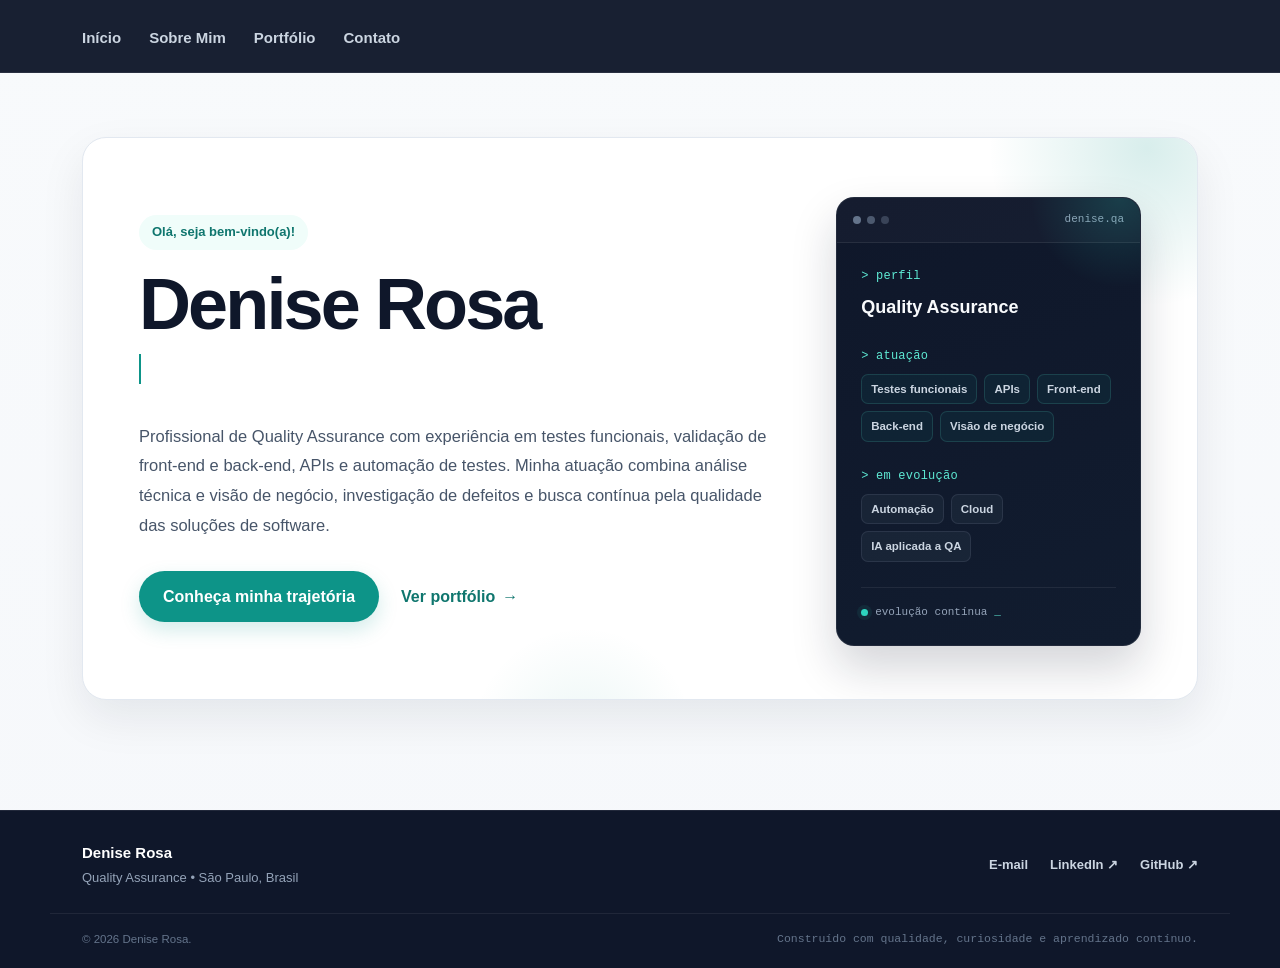
<file: index.html>
<!DOCTYPE html>
<html lang="pt-BR">

<head>
    <meta charset="UTF-8">

    <meta
        name="viewport"
        content="width=device-width, initial-scale=1.0"
    >

    <meta
        name="description"
        content="Portfólio profissional de Denise Rosa, Quality Assurance com experiência em testes de software, APIs, automação, análise de requisitos e qualidade de soluções."
    >

    <title>Denise Rosa | Quality Assurance</title>

    <link rel="stylesheet" href="style.css">
</head>

<body>

    <nav>
        <div class="menu-conteudo">
            <a href="index.html">Início</a>
            <a href="sobre.html">Sobre Mim</a>
            <a href="portfolio.html">Portfólio</a>
            <a href="contato.html">Contato</a>
        </div>
    </nav>

    <main>

        <section class="apresentacao">

            <div class="apresentacao-conteudo">

                <!-- COLUNA ESQUERDA -->
                <div class="apresentacao-texto">

                    <p class="boas-vindas">
                        Olá, seja bem-vindo(a)!
                    </p>

                    <h1>Denise Rosa</h1>

                    <p class="descricao descricao-digitando">
                        Analista de Qualidade de Software | Quality Assurance
                    </p>

                    <p class="resumo">
                        Profissional de Quality Assurance com experiência em testes funcionais,
                        validação de front-end e back-end, APIs e automação de testes.
                        Minha atuação combina análise técnica e visão de negócio,
                        investigação de defeitos e busca contínua pela qualidade
                        das soluções de software.
                    </p>

                    <div class="acoes-home">

                        <a href="sobre.html" class="botao">
                            Conheça minha trajetória
                        </a>

                        <a href="portfolio.html" class="botao-secundario">
                            Ver portfólio
                            <span aria-hidden="true">→</span>
                        </a>

                    </div>

                </div>


                <!-- COLUNA DIREITA -->
                <aside class="painel-tech">

                    <div class="painel-topo">

                        <div class="painel-pontos">
                            <span></span>
                            <span></span>
                            <span></span>
                        </div>

                        <span class="painel-arquivo">
                            denise.qa
                        </span>

                    </div>


                    <div class="painel-conteudo">

                        <div class="painel-bloco">
                            <span class="painel-comando">
                                &gt; perfil
                            </span>

                            <strong>
                                Quality Assurance
                            </strong>
                        </div>


                        <div class="painel-bloco">
                            <span class="painel-comando">
                                &gt; atuação
                            </span>

                            <div class="painel-tags">
                                <span>Testes funcionais</span>
                                <span>APIs</span>
                                <span>Front-end</span>
                                <span>Back-end</span>
                                <span>Visão de negócio</span>
                            </div>
                        </div>


                        <div class="painel-bloco">
                            <span class="painel-comando">
                                &gt; em evolução
                            </span>

                            <div class="painel-tags painel-tags-evolucao">
                                <span>Automação</span>
                                <span>Cloud</span>
                                <span>IA aplicada a QA</span>
                            </div>
                        </div>


                        <div class="painel-status">
                            <span class="status-indicador"></span>

                            evolução contínua

                            <span class="cursor-terminal">_</span>
                        </div>

                    </div>

                </aside>

            </div>

        </section>

    </main>

    <footer class="rodape">

    <div class="rodape-conteudo">

        <div class="rodape-identidade">

            <strong>
                Denise Rosa
            </strong>

            <span>
                Quality Assurance • São Paulo, Brasil
            </span>

        </div>

        <div class="rodape-links">

            <a
                href="mailto:nisinha.rosa@gmail.com"
            >
                E-mail
            </a>

            <a
                href="https://www.linkedin.com/in/denise-ara%C3%BAjo-67ab0239/"
                target="_blank"
                rel="noopener noreferrer"
            >
                LinkedIn ↗
            </a>

            <a
                href="https://github.com/denise-rosa"
                target="_blank"
                rel="noopener noreferrer"
            >
                GitHub ↗
            </a>

        </div>

    </div>

    <div class="rodape-base">

        <span>
            © 2026 Denise Rosa.
        </span>

        <span class="rodape-detalhe">
            Construído com qualidade, curiosidade e aprendizado contínuo.
        </span>

    </div>

</footer>

</body>

</html>
</file>
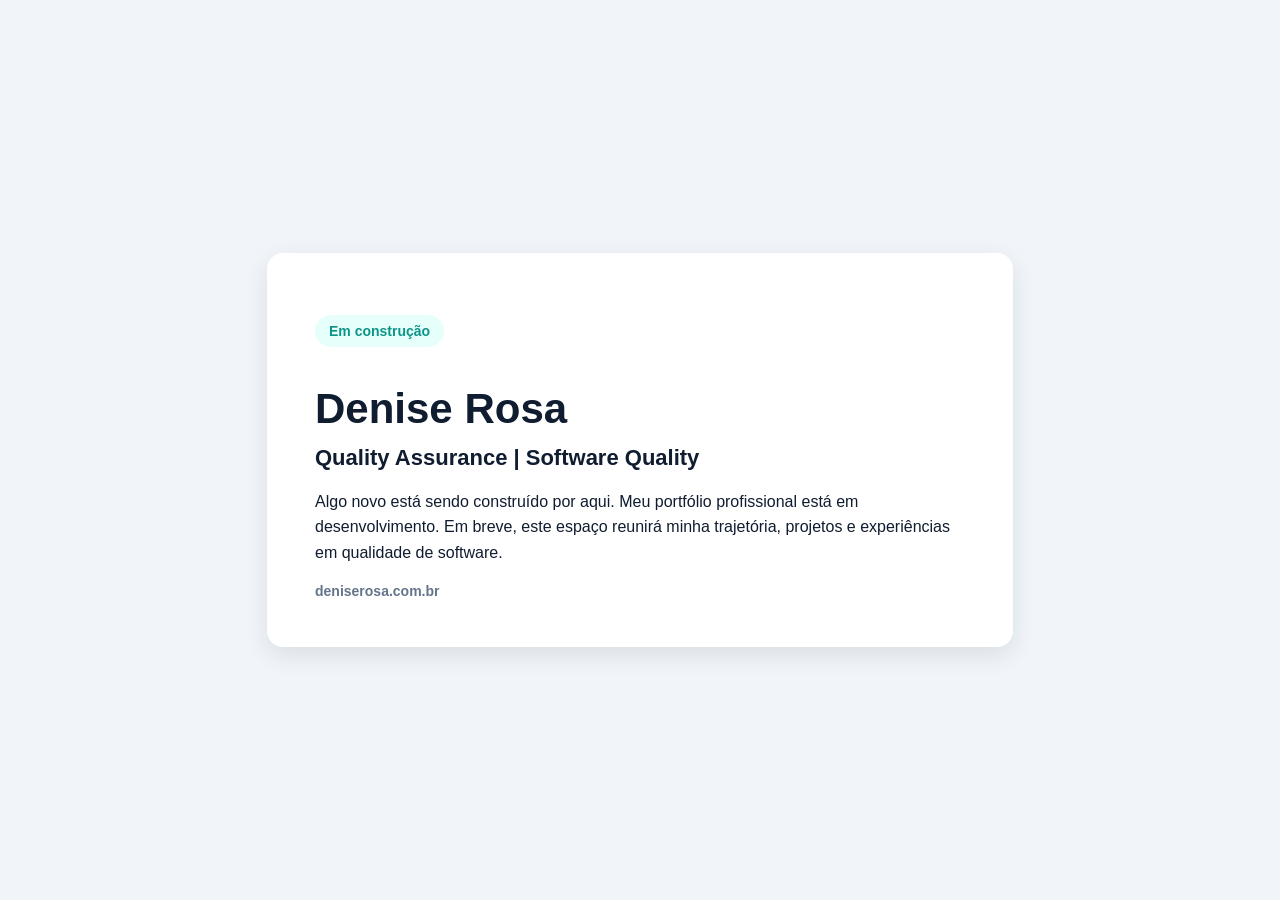
<file: docs/index.html>
<!DOCTYPE html>
<html lang="pt-BR">

<head>
    <meta charset="UTF-8">
    <meta name="viewport" content="width=device-width, initial-scale=1.0">
    <title>Denise Rosa | Em construção</title>
    <link rel="stylesheet" href="construcao.css">
</head>

<body>
    <main class="pagina-construcao">
        <section class="cartao-construcao">
            <p class="status">Em construção</p>

            <h1>Denise Rosa</h1>

            <h2>Quality Assurance | Software Quality</h2>

            <p class="mensagem">
                Algo novo está sendo construído por aqui.
                Meu portfólio profissional está em desenvolvimento.
                Em breve, este espaço reunirá minha trajetória, projetos e experiências em qualidade de software.
            </p>

            <p class="dominio">deniserosa.com.br</p>
        </section>
    </main>
</body>

</html>
</file>
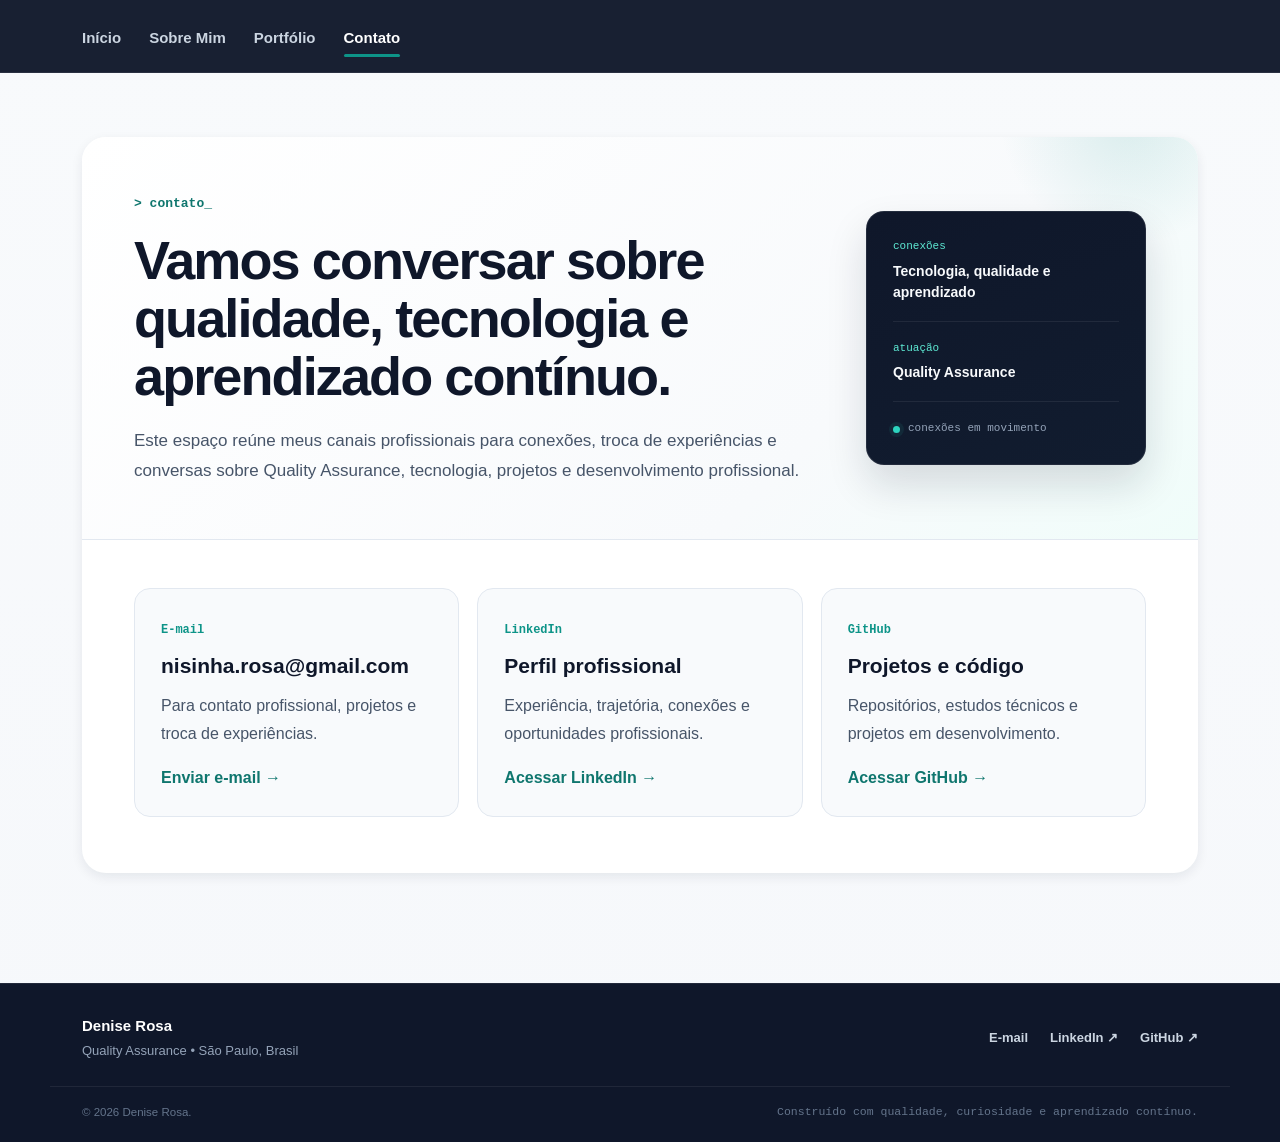
<file: contato.html>
<!DOCTYPE html>
<html lang="pt-BR">

<head>
    <meta charset="UTF-8">
    <meta name="viewport" content="width=device-width, initial-scale=1.0">

    <meta
    name="description"
    content="Canais profissionais de Denise Rosa para conexões e conversas sobre Quality Assurance, tecnologia, projetos e aprendizado contínuo."
    >

    <title>Contato | Denise Rosa</title>

    <link rel="stylesheet" href="style.css">
</head>

<body>

    <nav>
        <div class="menu-conteudo">
            <a href="index.html">Início</a>
            <a href="sobre.html">Sobre Mim</a>
            <a href="portfolio.html">Portfólio</a>
            <a href="contato.html" class="ativo">Contato</a>
        </div>
    </nav>

    <main>

        <section class="conteudo-pagina contato-pagina">

            <header class="contato-intro">

                <div class="contato-intro-texto">

                    <span class="contato-eyebrow">
                        &gt; contato_
                    </span>

                    <h1>
                        Vamos conversar sobre qualidade, tecnologia e aprendizado contínuo.
                    </h1>

                    <p>
                        Este espaço reúne meus canais profissionais para conexões,
                        troca de experiências e conversas sobre Quality Assurance,
                        tecnologia, projetos e desenvolvimento profissional.
                    </p>

                </div>

                <aside class="contato-painel">

                    <div class="contato-painel-item">
                        <span class="contato-painel-label">
                            conexões
                        </span>

                        <strong>
                            Tecnologia, qualidade e aprendizado
                        </strong>
                    </div>

                    <div class="contato-painel-item">
                        <span class="contato-painel-label">
                            atuação
                        </span>

                        <strong>
                            Quality Assurance
                        </strong>
                    </div>

                    <div class="contato-painel-status">
                        <span></span>
                        conexões em movimento
                    </div>

                </aside>

            </header>

            <div class="contato-corpo">

                <div class="contato-grade">

                    <a
                        href="mailto:nisinha.rosa@gmail.com"
                        class="contato-card"
                    >
                        <span class="contato-card-tipo">
                            E-mail
                        </span>

                        <h2>
                            nisinha.rosa@gmail.com
                        </h2>

                        <p>
                            Para contato profissional, projetos e troca de experiências.
                        </p>

                        <span class="contato-link">
                            Enviar e-mail →
                        </span>
                    </a>

                    <a
                        href="https://www.linkedin.com/in/denise-ara%C3%BAjo-67ab0239/"
                        target="_blank"
                        rel="noopener noreferrer"
                        class="contato-card"
                    >
                        <span class="contato-card-tipo">
                            LinkedIn
                        </span>

                        <h2>
                            Perfil profissional
                        </h2>

                        <p>
                            Experiência, trajetória, conexões e oportunidades profissionais.
                        </p>

                        <span class="contato-link">
                            Acessar LinkedIn →
                        </span>
                    </a>

                    <a
                        href="https://github.com/denise-rosa"
                        target="_blank"
                        rel="noopener noreferrer"
                        class="contato-card"
                    >
                        <span class="contato-card-tipo">
                            GitHub
                        </span>

                        <h2>
                            Projetos e código
                        </h2>

                        <p>
                            Repositórios, estudos técnicos e projetos em desenvolvimento.
                        </p>

                        <span class="contato-link">
                            Acessar GitHub →
                        </span>
                    </a>

                </div>

            </div>

        </section>

    </main>

    <footer class="rodape">

    <div class="rodape-conteudo">

        <div class="rodape-identidade">

            <strong>
                Denise Rosa
            </strong>

            <span>
                Quality Assurance • São Paulo, Brasil
            </span>

        </div>

        <div class="rodape-links">

            <a
                href="mailto:nisinha.rosa@gmail.com"
            >
                E-mail
            </a>

            <a
                href="https://www.linkedin.com/in/denise-ara%C3%BAjo-67ab0239/"
                target="_blank"
                rel="noopener noreferrer"
            >
                LinkedIn ↗
            </a>

            <a
                href="https://github.com/denise-rosa"
                target="_blank"
                rel="noopener noreferrer"
            >
                GitHub ↗
            </a>

        </div>

    </div>

    <div class="rodape-base">

        <span>
            © 2026 Denise Rosa.
        </span>

        <span class="rodape-detalhe">
            Construído com qualidade, curiosidade e aprendizado contínuo.
        </span>

    </div>

</footer>
</body>

</html>
</file>
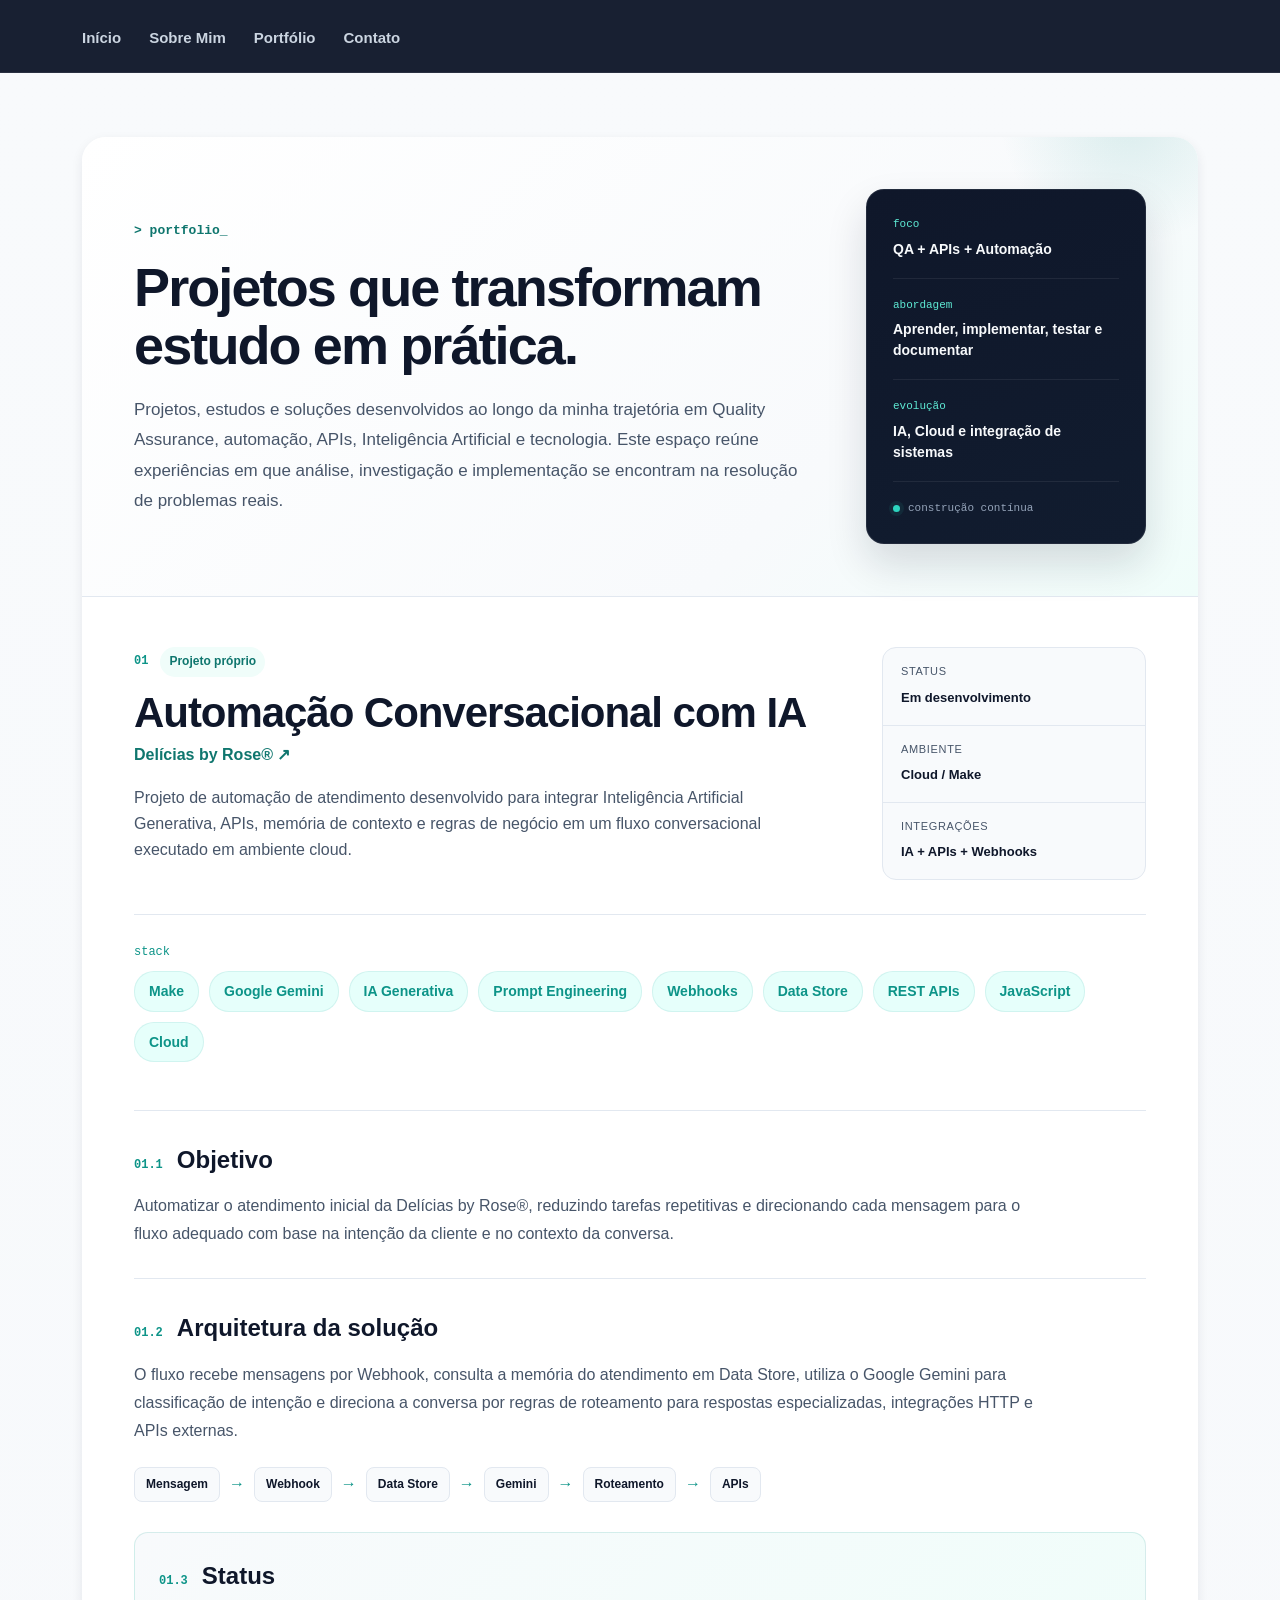
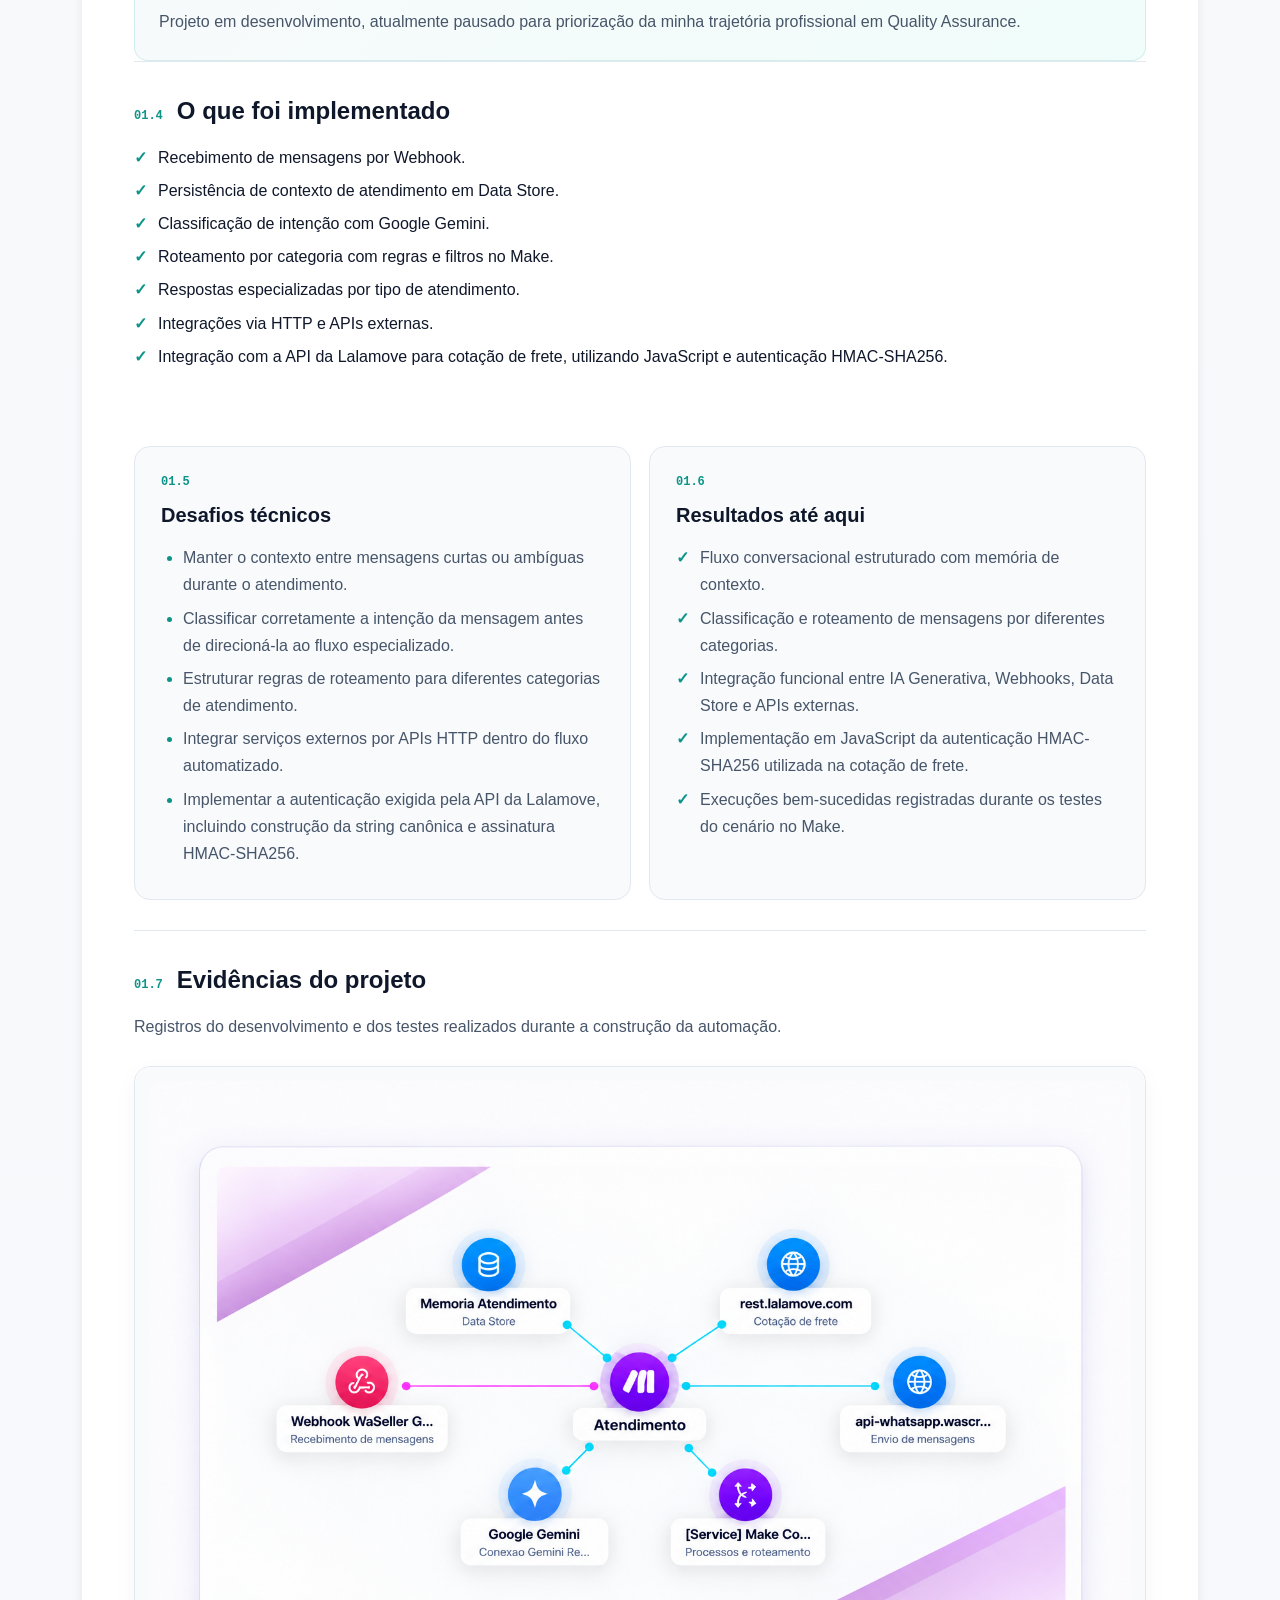
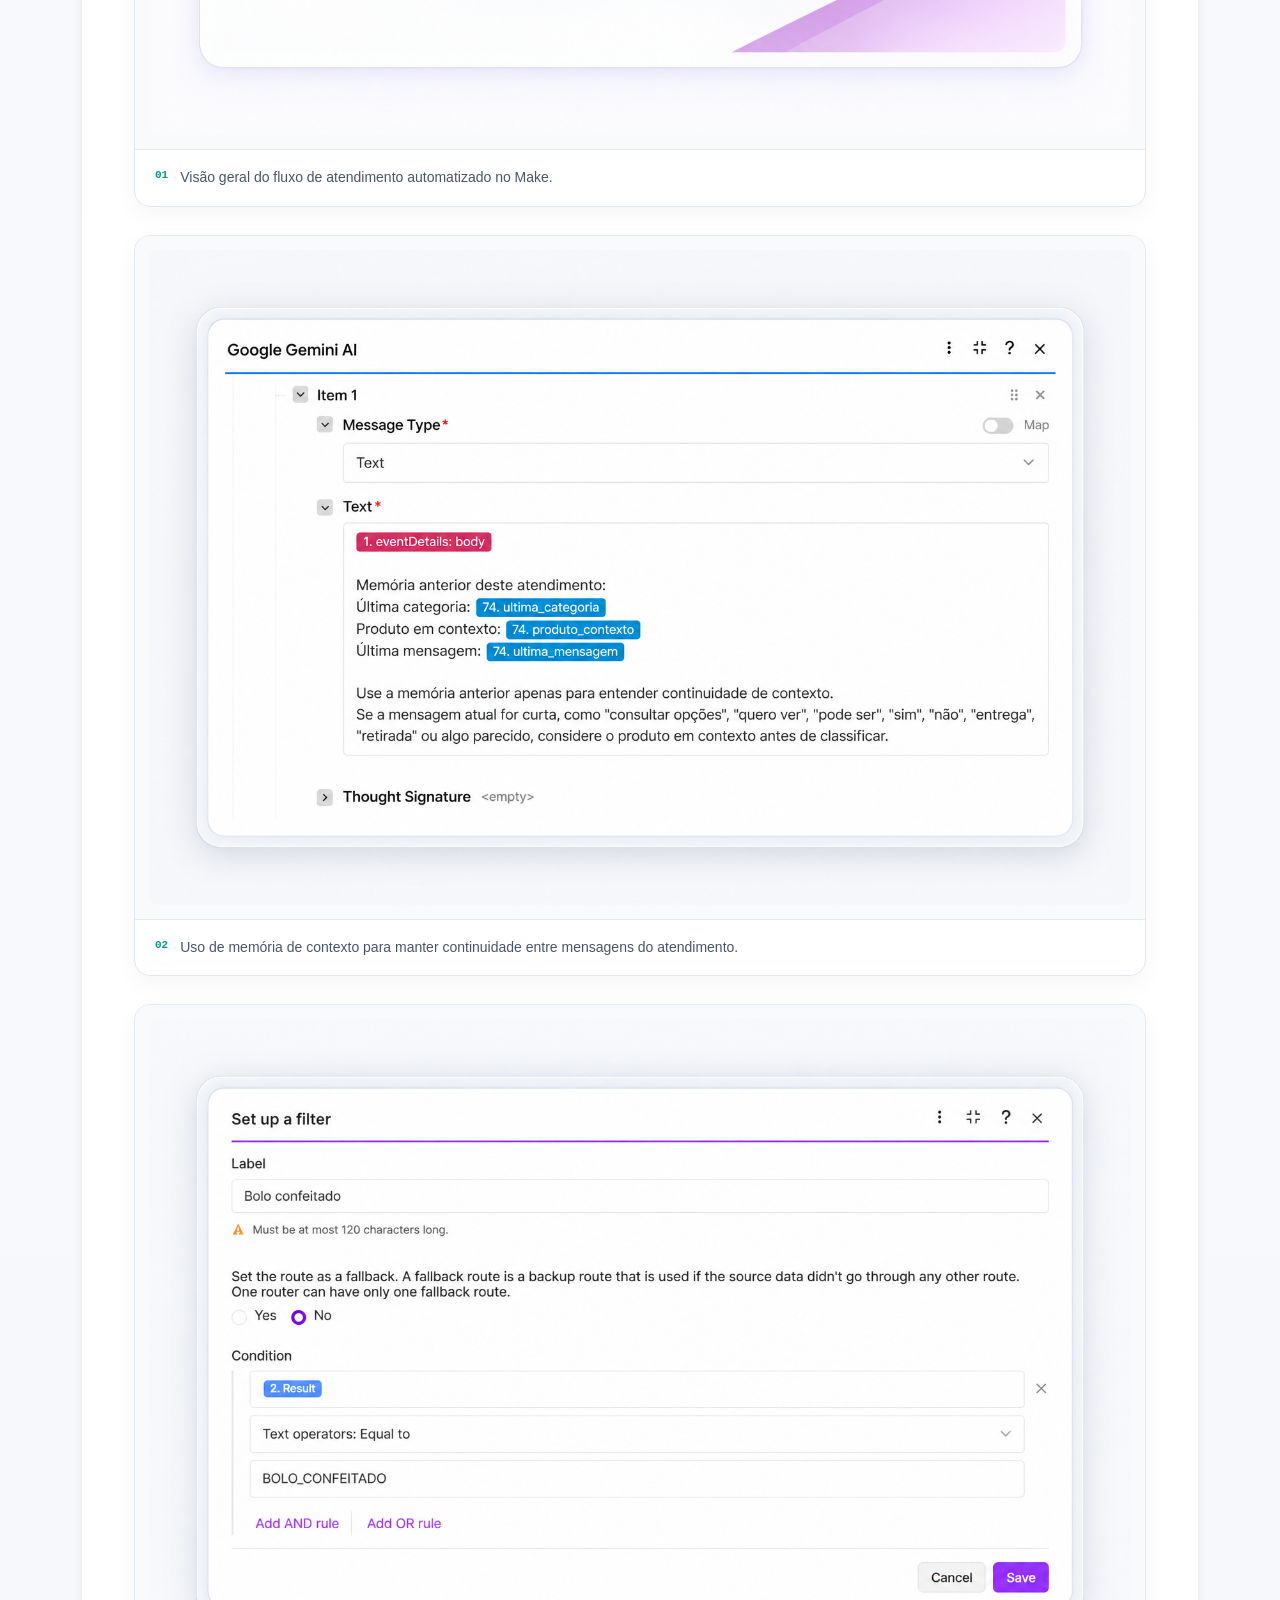
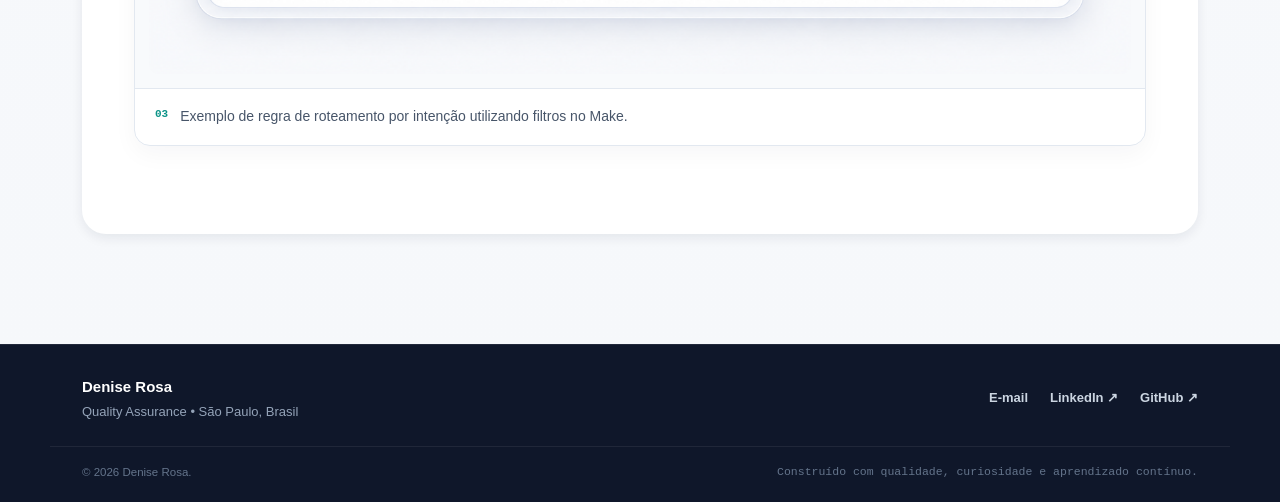
<file: portfolio.html>
<!DOCTYPE html>
<html lang="pt-BR">

<head>
    <meta charset="UTF-8">
    <meta name="viewport" content="width=device-width, initial-scale=1.0">

    <meta
    name="description"
    content="Projetos e estudos de Denise Rosa em Quality Assurance, automação, APIs, Inteligência Artificial, Cloud e integração de sistemas."
    >

    <title>Portfólio | Denise Rosa</title>

    <link rel="stylesheet" href="style.css">
</head>

<body>

    <nav>
        <div class="menu-conteudo">
            <a href="index.html">Início</a>
            <a href="sobre.html">Sobre Mim</a>
            <a href="portfolio.html">Portfólio</a>
            <a href="contato.html">Contato</a>
        </div>
    </nav>


    <main>

        <section class="conteudo-pagina portfolio-pagina">

            <!-- INTRODUÇÃO -->
            <header class="portfolio-intro">

                <div class="portfolio-intro-texto">

                    <span class="portfolio-eyebrow">
                        &gt; portfolio_
                    </span>

                    <h1>
                        Projetos que transformam estudo em prática.
                    </h1>

                    <p>
                        Projetos, estudos e soluções desenvolvidos ao longo da minha trajetória
                        em Quality Assurance, automação, APIs, Inteligência Artificial e tecnologia.
                        Este espaço reúne experiências em que análise, investigação e implementação
                        se encontram na resolução de problemas reais.
                    </p>

                </div>


                <aside class="portfolio-painel">

                    <div class="portfolio-painel-item">
                        <span class="portfolio-painel-label">
                            foco
                        </span>

                        <strong>
                            QA + APIs + Automação
                        </strong>
                    </div>


                    <div class="portfolio-painel-item">
                        <span class="portfolio-painel-label">
                            abordagem
                        </span>

                        <strong>
                            Aprender, implementar, testar e documentar
                        </strong>
                    </div>


                    <div class="portfolio-painel-item">
                        <span class="portfolio-painel-label">
                            evolução
                        </span>

                        <strong>
                            IA, Cloud e integração de sistemas
                        </strong>
                    </div>


                    <div class="portfolio-painel-status">
                        <span></span>
                        construção contínua
                    </div>

                </aside>

            </header>


            <!-- PROJETO -->
            <article class="portfolio-projeto">

                <!-- CABEÇALHO DO CASE -->
                <header class="projeto-cabecalho">

                    <div class="projeto-cabecalho-texto">

                        <div class="projeto-identificacao">
                            <span class="projeto-numero">
                                01
                            </span>

                            <span class="projeto-tipo">
                                Projeto próprio
                            </span>
                        </div>

                        <h2>
                            Automação Conversacional com IA
                        </h2>

                        <p class="projeto-subtitulo">
                            <a
                                href="https://www.deliciasbyrose.com.br"
                                target="_blank"
                                rel="noopener noreferrer"
                                class="link-delicias"
                            >
                                Delícias by Rose® ↗
                            </a>
                        </p>

                        <p class="projeto-resumo">
                            Projeto de automação de atendimento desenvolvido para integrar
                            Inteligência Artificial Generativa, APIs, memória de contexto
                            e regras de negócio em um fluxo conversacional executado
                            em ambiente cloud.
                        </p>

                    </div>


                    <aside class="projeto-meta">

                        <div class="projeto-meta-item">
                            <span>Status</span>
                            <strong>Em desenvolvimento</strong>
                        </div>

                        <div class="projeto-meta-item">
                            <span>Ambiente</span>
                            <strong>Cloud / Make</strong>
                        </div>

                        <div class="projeto-meta-item">
                            <span>Integrações</span>
                            <strong>IA + APIs + Webhooks</strong>
                        </div>

                    </aside>

                </header>


                <!-- TECNOLOGIAS -->
                <div class="projeto-stack">

                    <span class="projeto-stack-label">
                        stack
                    </span>

                    <div class="projeto-tecnologias">
                        <span>Make</span>
                        <span>Google Gemini</span>
                        <span>IA Generativa</span>
                        <span>Prompt Engineering</span>
                        <span>Webhooks</span>
                        <span>Data Store</span>
                        <span>REST APIs</span>
                        <span>JavaScript</span>
                        <span>Cloud</span>
                    </div>

                </div>


                <!-- DETALHES -->
                <div class="projeto-detalhes portfolio-detalhes">

                    <!-- OBJETIVO -->
                    <section class="case-secao">

                        <div class="case-titulo">

                            <span>
                                01.1
                            </span>

                            <h3>
                                Objetivo
                            </h3>

                        </div>

                        <p>
                            Automatizar o atendimento inicial da Delícias by Rose®, reduzindo
                            tarefas repetitivas e direcionando cada mensagem para o fluxo
                            adequado com base na intenção da cliente e no contexto da conversa.
                        </p>

                    </section>


                    <!-- ARQUITETURA -->
                    <section class="case-secao">

                        <div class="case-titulo">

                            <span>
                                01.2
                            </span>

                            <h3>
                                Arquitetura da solução
                            </h3>

                        </div>

                        <p>
                            O fluxo recebe mensagens por Webhook, consulta a memória do atendimento
                            em Data Store, utiliza o Google Gemini para classificação de intenção
                            e direciona a conversa por regras de roteamento para respostas
                            especializadas, integrações HTTP e APIs externas.
                        </p>

                        <div class="arquitetura-fluxo">

                            <span>Mensagem</span>
                            <strong>→</strong>

                            <span>Webhook</span>
                            <strong>→</strong>

                            <span>Data Store</span>
                            <strong>→</strong>

                            <span>Gemini</span>
                            <strong>→</strong>

                            <span>Roteamento</span>
                            <strong>→</strong>

                            <span>APIs</span>

                        </div>

                    </section>


                    <!-- STATUS -->
                    <section class="case-secao case-status">

                        <div class="case-titulo">

                            <span>
                                01.3
                            </span>

                            <h3>
                                Status
                            </h3>

                        </div>

                        <p>
                            Projeto em desenvolvimento, atualmente pausado para priorização
                            da minha trajetória profissional em Quality Assurance.
                        </p>

                    </section>


                    <!-- IMPLEMENTADO -->
                    <section class="case-secao">

                        <div class="case-titulo">

                            <span>
                                01.4
                            </span>

                            <h3>
                                O que foi implementado
                            </h3>

                        </div>

                        <ul class="projeto-lista lista-check">
                            <li>Recebimento de mensagens por Webhook.</li>

                            <li>
                                Persistência de contexto de atendimento em Data Store.
                            </li>

                            <li>
                                Classificação de intenção com Google Gemini.
                            </li>

                            <li>
                                Roteamento por categoria com regras e filtros no Make.
                            </li>

                            <li>
                                Respostas especializadas por tipo de atendimento.
                            </li>

                            <li>
                                Integrações via HTTP e APIs externas.
                            </li>

                            <li>
                                Integração com a API da Lalamove para cotação de frete,
                                utilizando JavaScript e autenticação HMAC-SHA256.
                            </li>
                        </ul>

                    </section>


                    <!-- DESAFIOS + RESULTADOS -->
                    <div class="case-grade">

                        <section class="case-card">

                            <span class="case-card-numero">
                                01.5
                            </span>

                            <h3>
                                Desafios técnicos
                            </h3>

                            <ul class="projeto-lista">
                                <li>
                                    Manter o contexto entre mensagens curtas ou ambíguas
                                    durante o atendimento.
                                </li>

                                <li>
                                    Classificar corretamente a intenção da mensagem antes
                                    de direcioná-la ao fluxo especializado.
                                </li>

                                <li>
                                    Estruturar regras de roteamento para diferentes
                                    categorias de atendimento.
                                </li>

                                <li>
                                    Integrar serviços externos por APIs HTTP dentro
                                    do fluxo automatizado.
                                </li>

                                <li>
                                    Implementar a autenticação exigida pela API da Lalamove,
                                    incluindo construção da string canônica e assinatura
                                    HMAC-SHA256.
                                </li>
                            </ul>

                        </section>


                        <section class="case-card">

                            <span class="case-card-numero">
                                01.6
                            </span>

                            <h3>
                                Resultados até aqui
                            </h3>

                            <ul class="projeto-lista lista-check">
                                <li>
                                    Fluxo conversacional estruturado com memória de contexto.
                                </li>

                                <li>
                                    Classificação e roteamento de mensagens por diferentes
                                    categorias.
                                </li>

                                <li>
                                    Integração funcional entre IA Generativa, Webhooks,
                                    Data Store e APIs externas.
                                </li>

                                <li>
                                    Implementação em JavaScript da autenticação HMAC-SHA256
                                    utilizada na cotação de frete.
                                </li>

                                <li>
                                    Execuções bem-sucedidas registradas durante os testes
                                    do cenário no Make.
                                </li>
                            </ul>

                        </section>

                    </div>


                    <!-- EVIDÊNCIAS -->
                    <section class="case-secao case-evidencias">

                        <div class="case-titulo">

                            <span>
                                01.7
                            </span>

                            <h3>
                                Evidências do projeto
                            </h3>

                        </div>

                        <p class="evidencias-intro">
                            Registros do desenvolvimento e dos testes realizados durante
                            a construção da automação.
                        </p>


                        <div class="projeto-evidencias">

                            <figure class="evidencia">

                                <div class="evidencia-imagem">
                                    <img
                                        src="imagens/make-atendimento-visao-geral.png"
                                        alt="Visão geral do cenário de automação de atendimento no Make"
                                    >
                                </div>

                                <figcaption>
                                    <span>01</span>

                                    Visão geral do fluxo de atendimento automatizado
                                    no Make.
                                </figcaption>

                            </figure>


                            <figure class="evidencia">

                                <div class="evidencia-imagem">
                                    <img
                                        src="imagens/gemini-memoria-contexto.png"
                                        alt="Configuração de memória de contexto utilizada pelo Google Gemini no fluxo de atendimento"
                                    >
                                </div>

                                <figcaption>
                                    <span>02</span>

                                    Uso de memória de contexto para manter continuidade
                                    entre mensagens do atendimento.
                                </figcaption>

                            </figure>


                            <figure class="evidencia">

                                <div class="evidencia-imagem">
                                    <img
                                        src="imagens/make-filtro-bolo-confeitado.png"
                                        alt="Filtro de roteamento no Make para classificação da categoria bolo confeitado"
                                    >
                                </div>

                                <figcaption>
                                    <span>03</span>

                                    Exemplo de regra de roteamento por intenção utilizando
                                    filtros no Make.
                                </figcaption>

                            </figure>

                        </div>

                    </section>

                </div>

            </article>

        </section>

    </main>

    <footer class="rodape">

    <div class="rodape-conteudo">

        <div class="rodape-identidade">

            <strong>
                Denise Rosa
            </strong>

            <span>
                Quality Assurance • São Paulo, Brasil
            </span>

        </div>

        <div class="rodape-links">

            <a
                href="mailto:nisinha.rosa@gmail.com"
            >
                E-mail
            </a>

            <a
                href="https://www.linkedin.com/in/denise-ara%C3%BAjo-67ab0239/"
                target="_blank"
                rel="noopener noreferrer"
            >
                LinkedIn ↗
            </a>

            <a
                href="https://github.com/denise-rosa"
                target="_blank"
                rel="noopener noreferrer"
            >
                GitHub ↗
            </a>

        </div>

    </div>

    <div class="rodape-base">

        <span>
            © 2026 Denise Rosa.
        </span>

        <span class="rodape-detalhe">
            Construído com qualidade, curiosidade e aprendizado contínuo.
        </span>

    </div>

</footer>

</body>

</html>
</file>
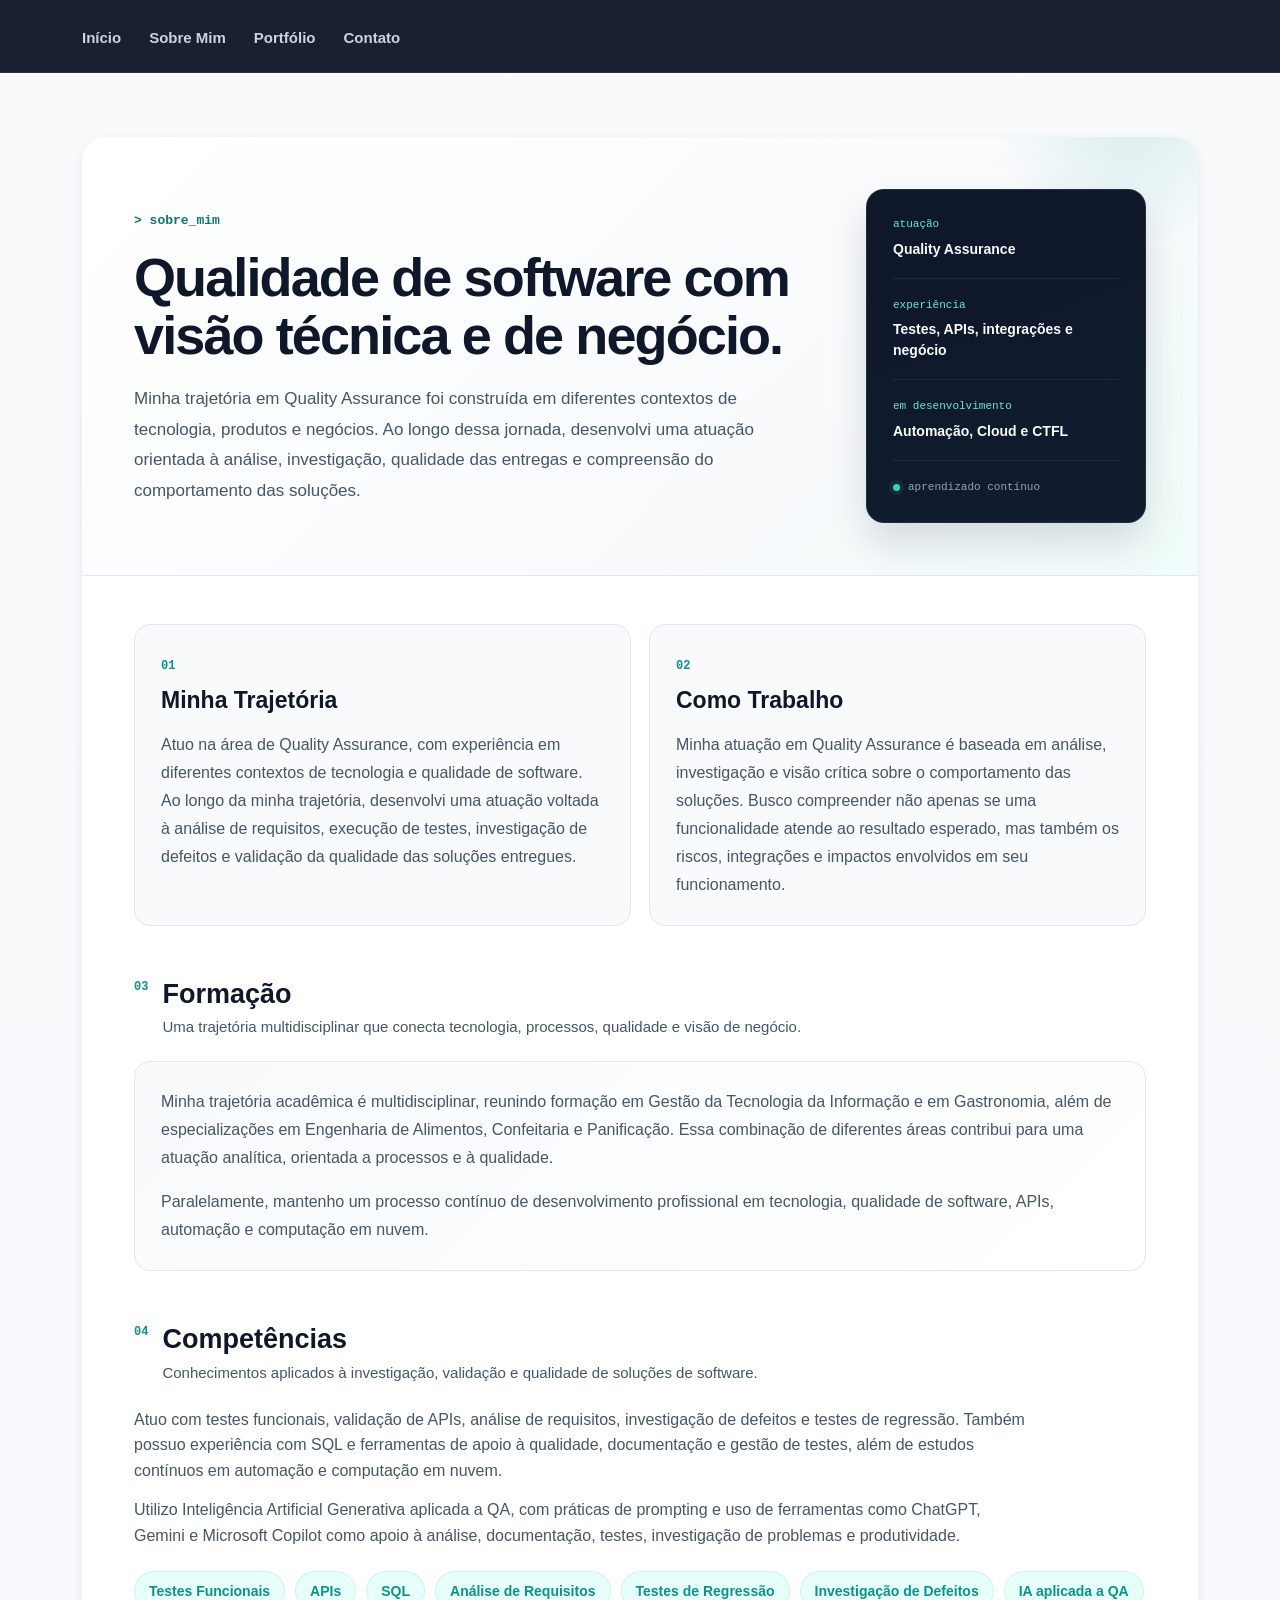
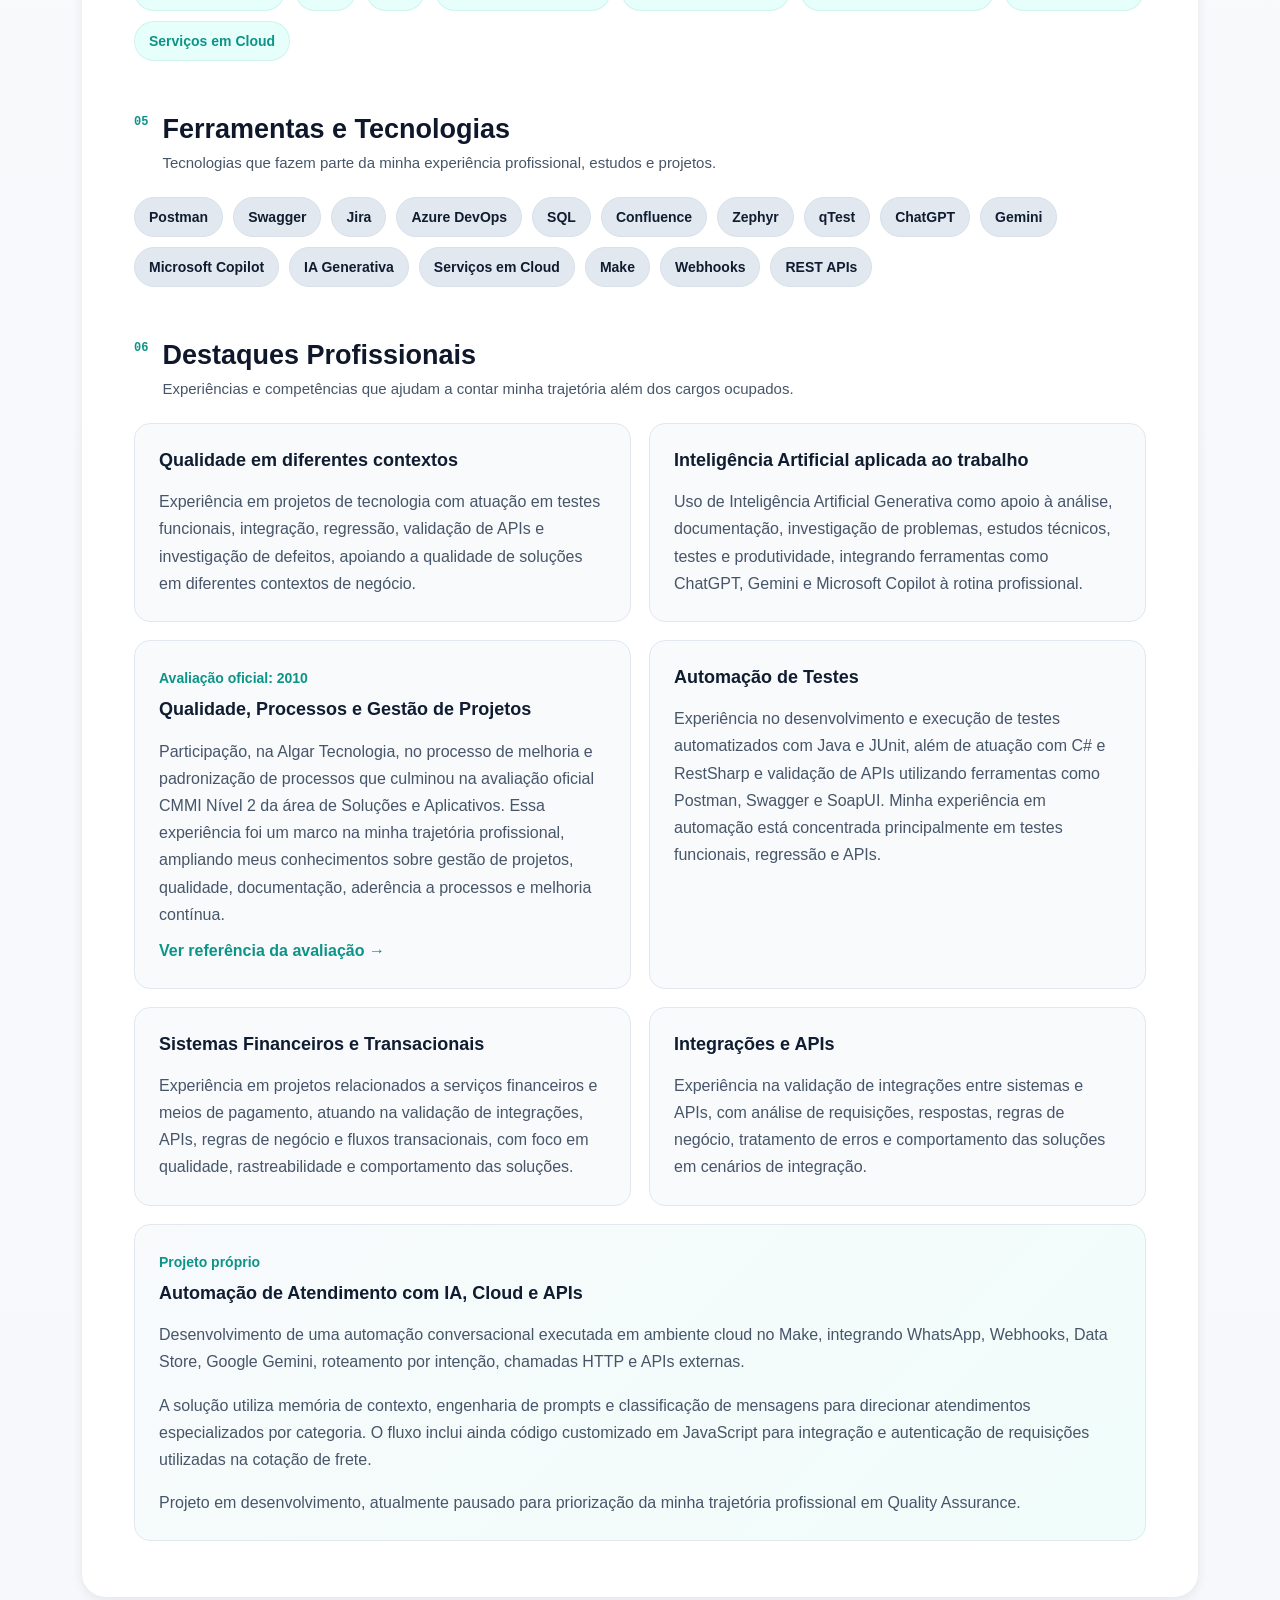
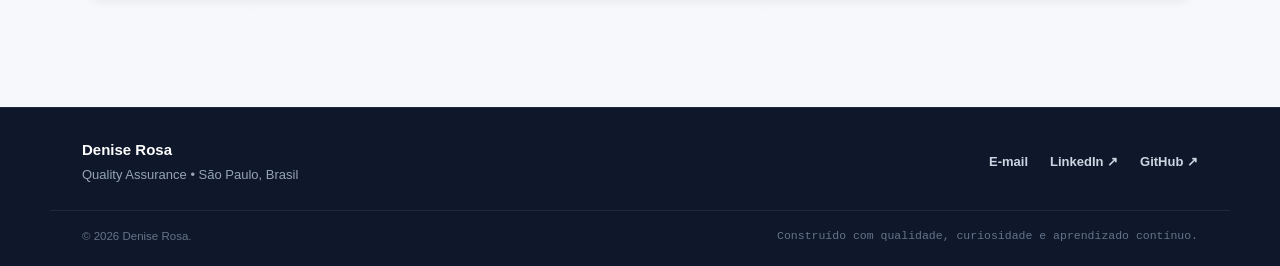
<file: sobre.html>
<!DOCTYPE html>
<html lang="pt-BR">

<head>
    <meta charset="UTF-8">
    <meta name="viewport" content="width=device-width, initial-scale=1.0">

    <meta
    name="description"
    content="Conheça a trajetória profissional de Denise Rosa em Quality Assurance, testes de software, APIs, automação, tecnologia e qualidade de soluções."
    >

    <title>Sobre Mim | Denise Rosa</title>

    <link rel="stylesheet" href="style.css">
</head>

<body>

    <nav>
        <div class="menu-conteudo">
            <a href="index.html">Início</a>
            <a href="sobre.html">Sobre Mim</a>
            <a href="portfolio.html">Portfólio</a>
            <a href="contato.html">Contato</a>
        </div>
    </nav>


    <main>

        <section class="conteudo-pagina sobre-pagina">

            <!-- INTRODUÇÃO -->
            <header class="sobre-intro">

                <div class="sobre-intro-texto">

                    <span class="sobre-eyebrow">
                        &gt; sobre_mim
                    </span>

                    <h1>
                        Qualidade de software com visão técnica e de negócio.
                    </h1>

                    <p>
                        Minha trajetória em Quality Assurance foi construída em diferentes
                        contextos de tecnologia, produtos e negócios. Ao longo dessa jornada,
                        desenvolvi uma atuação orientada à análise, investigação, qualidade
                        das entregas e compreensão do comportamento das soluções.
                    </p>

                </div>


                <aside class="sobre-painel">

                    <div class="sobre-painel-item">
                        <span class="sobre-painel-label">
                            atuação
                        </span>

                        <strong>
                            Quality Assurance
                        </strong>
                    </div>


                    <div class="sobre-painel-item">
                        <span class="sobre-painel-label">
                            experiência
                        </span>

                        <strong>
                            Testes, APIs, integrações e negócio
                        </strong>
                    </div>


                    <div class="sobre-painel-item">
                        <span class="sobre-painel-label">
                            em desenvolvimento
                        </span>

                        <strong>
                            Automação, Cloud e CTFL
                        </strong>
                    </div>


                    <div class="sobre-painel-status">
                        <span></span>
                        aprendizado contínuo
                    </div>

                </aside>

            </header>


            <!-- CORPO -->
            <div class="sobre-corpo">

                <!-- TRAJETÓRIA + COMO TRABALHO -->
                <div class="sobre-grade">

                    <article class="sobre-bloco">

                        <span class="sobre-numero">
                            01
                        </span>

                        <h2>
                            Minha Trajetória
                        </h2>

                        <p>
                            Atuo na área de Quality Assurance, com experiência em diferentes
                            contextos de tecnologia e qualidade de software. Ao longo da minha
                            trajetória, desenvolvi uma atuação voltada à análise de requisitos,
                            execução de testes, investigação de defeitos e validação da qualidade
                            das soluções entregues.
                        </p>

                    </article>


                    <article class="sobre-bloco">

                        <span class="sobre-numero">
                            02
                        </span>

                        <h2>
                            Como Trabalho
                        </h2>

                        <p>
                            Minha atuação em Quality Assurance é baseada em análise, investigação
                            e visão crítica sobre o comportamento das soluções. Busco compreender
                            não apenas se uma funcionalidade atende ao resultado esperado, mas
                            também os riscos, integrações e impactos envolvidos em seu funcionamento.
                        </p>

                    </article>

                </div>


                <!-- FORMAÇÃO -->
                <section class="secao-sobre">

                    <div class="secao-sobre-cabecalho">

                        <span class="sobre-numero">
                            03
                        </span>

                        <div>
                            <h2>
                                Formação
                            </h2>

                            <p>
                                Uma trajetória multidisciplinar que conecta tecnologia,
                                processos, qualidade e visão de negócio.
                            </p>
                        </div>

                    </div>


                    <div class="formacao-card">

                        <p>
                            Minha trajetória acadêmica é multidisciplinar, reunindo formação
                            em Gestão da Tecnologia da Informação e em Gastronomia, além de
                            especializações em Engenharia de Alimentos, Confeitaria e Panificação.
                            Essa combinação de diferentes áreas contribui para uma atuação
                            analítica, orientada a processos e à qualidade.
                        </p>

                        <p>
                            Paralelamente, mantenho um processo contínuo de desenvolvimento
                            profissional em tecnologia, qualidade de software, APIs,
                            automação e computação em nuvem.
                        </p>

                    </div>

                </section>


                <!-- COMPETÊNCIAS -->
                <section class="secao-sobre">

                    <div class="secao-sobre-cabecalho">

                        <span class="sobre-numero">
                            04
                        </span>

                        <div>
                            <h2>
                                Competências
                            </h2>

                            <p>
                                Conhecimentos aplicados à investigação, validação
                                e qualidade de soluções de software.
                            </p>
                        </div>

                    </div>


                    <p class="texto-secao">
                        Atuo com testes funcionais, validação de APIs, análise de requisitos,
                        investigação de defeitos e testes de regressão. Também possuo experiência
                        com SQL e ferramentas de apoio à qualidade, documentação e gestão de testes,
                        além de estudos contínuos em automação e computação em nuvem.
                    </p>

                    <p class="texto-secao">
                        Utilizo Inteligência Artificial Generativa aplicada a QA, com práticas
                        de prompting e uso de ferramentas como ChatGPT, Gemini e Microsoft Copilot
                        como apoio à análise, documentação, testes, investigação de problemas
                        e produtividade.
                    </p>


                    <div class="lista-competencias">
                        <span>Testes Funcionais</span>
                        <span>APIs</span>
                        <span>SQL</span>
                        <span>Análise de Requisitos</span>
                        <span>Testes de Regressão</span>
                        <span>Investigação de Defeitos</span>
                        <span>IA aplicada a QA</span>
                        <span>Serviços em Cloud</span>
                    </div>

                </section>


                <!-- FERRAMENTAS -->
                <section class="secao-sobre">

                    <div class="secao-sobre-cabecalho">

                        <span class="sobre-numero">
                            05
                        </span>

                        <div>
                            <h2>
                                Ferramentas e Tecnologias
                            </h2>

                            <p>
                                Tecnologias que fazem parte da minha experiência
                                profissional, estudos e projetos.
                            </p>
                        </div>

                    </div>


                    <div class="lista-ferramentas">
                        <span>Postman</span>
                        <span>Swagger</span>
                        <span>Jira</span>
                        <span>Azure DevOps</span>
                        <span>SQL</span>
                        <span>Confluence</span>
                        <span>Zephyr</span>
                        <span>qTest</span>
                        <span>ChatGPT</span>
                        <span>Gemini</span>
                        <span>Microsoft Copilot</span>
                        <span>IA Generativa</span>
                        <span>Serviços em Cloud</span>
                        <span>Make</span>
                        <span>Webhooks</span>
                        <span>REST APIs</span>
                    </div>

                </section>


                <!-- DESTAQUES -->
                <section class="secao-sobre">

                    <div class="secao-sobre-cabecalho">

                        <span class="sobre-numero">
                            06
                        </span>

                        <div>
                            <h2>
                                Destaques Profissionais
                            </h2>

                            <p>
                                Experiências e competências que ajudam a contar
                                minha trajetória além dos cargos ocupados.
                            </p>
                        </div>

                    </div>


                    <div class="destaques-profissionais">

                        <div class="destaque">

                            <h3>
                                Qualidade em diferentes contextos
                            </h3>

                            <p>
                                Experiência em projetos de tecnologia com atuação em testes
                                funcionais, integração, regressão, validação de APIs e investigação
                                de defeitos, apoiando a qualidade de soluções em diferentes
                                contextos de negócio.
                            </p>

                        </div>


                        <div class="destaque">

                            <h3>
                                Inteligência Artificial aplicada ao trabalho
                            </h3>

                            <p>
                                Uso de Inteligência Artificial Generativa como apoio à análise,
                                documentação, investigação de problemas, estudos técnicos, testes
                                e produtividade, integrando ferramentas como ChatGPT, Gemini
                                e Microsoft Copilot à rotina profissional.
                            </p>

                        </div>


                        <div class="destaque">

                            <span class="destaque-data">
                                Avaliação oficial: 2010
                            </span>

                            <h3>
                                Qualidade, Processos e Gestão de Projetos
                            </h3>

                            <p>
                                Participação, na Algar Tecnologia, no processo de melhoria
                                e padronização de processos que culminou na avaliação oficial
                                CMMI Nível 2 da área de Soluções e Aplicativos.
                                Essa experiência foi um marco na minha trajetória profissional,
                                ampliando meus conhecimentos sobre gestão de projetos, qualidade,
                                documentação, aderência a processos e melhoria contínua.
                            </p>

                            <a
                                href="https://www.isdbrasil.com.br/imprensa.php?ID=66"
                                target="_blank"
                                rel="noopener noreferrer"
                                class="link-referencia"
                            >
                                Ver referência da avaliação →
                            </a>

                        </div>


                        <div class="destaque">

                            <h3>
                                Automação de Testes
                            </h3>

                            <p>
                                Experiência no desenvolvimento e execução de testes automatizados
                                com Java e JUnit, além de atuação com C# e RestSharp e validação
                                de APIs utilizando ferramentas como Postman, Swagger e SoapUI.
                                Minha experiência em automação está concentrada principalmente
                                em testes funcionais, regressão e APIs.
                            </p>

                        </div>


                        <div class="destaque">

                            <h3>
                                Sistemas Financeiros e Transacionais
                            </h3>

                            <p>
                                Experiência em projetos relacionados a serviços financeiros
                                e meios de pagamento, atuando na validação de integrações, APIs,
                                regras de negócio e fluxos transacionais, com foco em qualidade,
                                rastreabilidade e comportamento das soluções.
                            </p>

                        </div>


                        <div class="destaque">

                            <h3>
                                Integrações e APIs
                            </h3>

                            <p>
                                Experiência na validação de integrações entre sistemas e APIs,
                                com análise de requisições, respostas, regras de negócio,
                                tratamento de erros e comportamento das soluções em cenários
                                de integração.
                            </p>

                        </div>


                        <div class="destaque destaque-projeto">

                            <span class="destaque-data">
                                Projeto próprio
                            </span>

                            <h3>
                                Automação de Atendimento com IA, Cloud e APIs
                            </h3>

                            <p>
                                Desenvolvimento de uma automação conversacional executada
                                em ambiente cloud no Make, integrando WhatsApp, Webhooks,
                                Data Store, Google Gemini, roteamento por intenção,
                                chamadas HTTP e APIs externas.
                            </p>

                            <p>
                                A solução utiliza memória de contexto, engenharia de prompts
                                e classificação de mensagens para direcionar atendimentos
                                especializados por categoria. O fluxo inclui ainda código
                                customizado em JavaScript para integração e autenticação
                                de requisições utilizadas na cotação de frete.
                            </p>

                            <p>
                                Projeto em desenvolvimento, atualmente pausado para priorização
                                da minha trajetória profissional em Quality Assurance.
                            </p>

                        </div>

                    </div>

                </section>

            </div>

        </section>

    </main>

    <footer class="rodape">

    <div class="rodape-conteudo">

        <div class="rodape-identidade">

            <strong>
                Denise Rosa
            </strong>

            <span>
                Quality Assurance • São Paulo, Brasil
            </span>

        </div>

        <div class="rodape-links">

            <a
                href="mailto:nisinha.rosa@gmail.com"
            >
                E-mail
            </a>

            <a
                href="https://www.linkedin.com/in/denise-ara%C3%BAjo-67ab0239/"
                target="_blank"
                rel="noopener noreferrer"
            >
                LinkedIn ↗
            </a>

            <a
                href="https://github.com/denise-rosa"
                target="_blank"
                rel="noopener noreferrer"
            >
                GitHub ↗
            </a>

        </div>

    </div>

    <div class="rodape-base">

        <span>
            © 2026 Denise Rosa.
        </span>

        <span class="rodape-detalhe">
            Construído com qualidade, curiosidade e aprendizado contínuo.
        </span>

    </div>

</footer>

</body>

</html>
</file>
<file: style.css>
:root {
    --cor-fundo: #F6F8FB;
    --cor-superficie: #FFFFFF;

    --cor-texto: #0F172A;
    --cor-texto-suave: #475569;

    --cor-primaria: #0D9488;
    --cor-primaria-escura: #0F766E;
    --cor-primaria-clara: #F0FDFA;

    --cor-nav: #0F172A;
    --cor-borda: #E2E8F0;

    --sombra:
        0 18px 45px rgba(15, 23, 42, 0.08);

    --raio: 20px;

    --largura-site: 1180px;
}


/* =========================
   RESET
========================= */

* {
    box-sizing: border-box;
}


html {
    scroll-behavior: smooth;
}


body {
    margin: 0;

    background:
        linear-gradient(
            180deg,
            #F8FAFC 0%,
            var(--cor-fundo) 100%
        );

    color: var(--cor-texto);

    font-family:
        -apple-system,
        BlinkMacSystemFont,
        "Segoe UI",
        Roboto,
        Helvetica,
        Arial,
        sans-serif;

    line-height: 1.6;
}


/* =========================
   NAVEGAÇÃO
========================= */

nav {
    position: sticky;

    top: 0;

    z-index: 100;

    background-color:
        rgba(15, 23, 42, 0.96);

    border-bottom:
        1px solid rgba(255, 255, 255, 0.08);

    backdrop-filter: blur(12px);
}


.menu-conteudo {
    max-width: var(--largura-site);

    min-height: 72px;

    margin: 0 auto;

    padding: 0 32px;

    display: flex;

    align-items: center;

    gap: 28px;
}


nav a {
    position: relative;

    color: #CBD5E1;

    text-decoration: none;

    margin: 0;

    padding: 24px 0 21px;

    font-size: 15px;

    font-weight: 600;

    transition:
        color 0.25s ease,
        transform 0.25s ease;
}


nav a:hover {
    color: #FFFFFF;

    transform: translateY(-1px);
}


nav a.ativo {
    color: #FFFFFF;
}


nav a.ativo::after {
    content: "";

    position: absolute;

    left: 0;

    right: 0;

    bottom: 14px;

    height: 3px;

    border-radius: 999px;

    background-color:
        var(--cor-primaria);
}


/* =========================
   ESTRUTURA PRINCIPAL
========================= */

main {
    max-width: var(--largura-site);

    margin: 0 auto;

    padding: 64px 32px 80px;
}


/* =========================
   HOME / APRESENTAÇÃO
========================= */

.apresentacao {
    position: relative;

    overflow: hidden;

    background-color:
        var(--cor-superficie);

    padding: 56px;

    border:
        1px solid var(--cor-borda);

    border-radius: 24px;

    box-shadow:
        var(--sombra);
}


/* efeito decorativo superior */

.apresentacao::before {
    content: "";

    position: absolute;

    width: 320px;

    height: 320px;

    top: -150px;

    right: -110px;

    border-radius: 50%;

    background:
        radial-gradient(
            circle,
            rgba(13, 148, 136, 0.16) 0%,
            rgba(13, 148, 136, 0) 70%
        );

    pointer-events: none;
}


/* pequeno efeito decorativo inferior */

.apresentacao::after {
    content: "";

    position: absolute;

    width: 220px;

    height: 220px;

    bottom: -150px;

    left: 35%;

    border-radius: 50%;

    background:
        radial-gradient(
            circle,
            rgba(13, 148, 136, 0.08) 0%,
            rgba(13, 148, 136, 0) 72%
        );

    pointer-events: none;
}


/* =========================
   GRID DA HOME
========================= */

.apresentacao-conteudo {
    position: relative;

    z-index: 1;

    display: grid;

    grid-template-columns:
        minmax(0, 1.35fr)
        minmax(300px, 0.65fr);

    align-items: center;

    gap: 64px;
}


.apresentacao-texto {
    min-width: 0;
}


/* =========================
   BOAS-VINDAS
========================= */

.boas-vindas {
    display: inline-block;

    margin: 0;

    color:
        var(--cor-primaria-escura);

    background-color:
        var(--cor-primaria-clara);

    padding: 7px 13px;

    border-radius: 999px;

    font-size: 13px;

    font-weight: 700;
}


/* =========================
   TÍTULO PRINCIPAL
========================= */

.apresentacao h1 {
    max-width: 800px;

    margin: 18px 0 14px;

    font-size:
        clamp(48px, 6vw, 72px);

    line-height: 1;

    letter-spacing: -0.04em;
}


/* =========================
   DESCRIÇÃO PROFISSIONAL
========================= */

.descricao {
    margin: 0 0 18px;

    color:
        var(--cor-texto-suave);

    font-size: 19px;

    font-weight: 600;
}


/* =========================
   EFEITO DE DIGITAÇÃO
========================= */

.descricao-digitando {
    display: inline-block;

    overflow: hidden;

    white-space: nowrap;

    width: 0;

    max-width: 100%;

    border-right:
        2px solid var(--cor-primaria);

    animation:
        digitando 7s steps(53, end) infinite,
        cursor-piscando 0.75s step-end infinite;
}


@keyframes digitando {

    0% {
        width: 0;
    }

    45% {
        width: 45ch;
    }

    70% {
        width: 45ch;
    }

    100% {
        width: 0;
    }
}


@keyframes cursor-piscando {

    50% {
        border-color: transparent;
    }
}


/* =========================
   RESUMO
========================= */

.resumo {
    max-width: 720px;

    margin-top: 12px;

    margin-bottom: 0;

    color:
        var(--cor-texto-suave);

    font-size: 16.5px;

    line-height: 1.8;
}


/* =========================
   AÇÕES DA HOME
========================= */

.acoes-home {
    display: flex;

    align-items: center;

    flex-wrap: wrap;

    gap: 22px;

    margin-top: 30px;
}


/* =========================
   BOTÃO PRINCIPAL
========================= */

.botao {
    display: inline-flex;

    align-items: center;

    justify-content: center;

    padding: 13px 24px;

    background-color:
        var(--cor-primaria);

    color: #FFFFFF;

    border-radius: 999px;

    text-decoration: none;

    font-weight: 700;

    box-shadow:
        0 8px 20px
        rgba(13, 148, 136, 0.18);

    transition:
        background-color 0.25s ease,
        transform 0.25s ease,
        box-shadow 0.25s ease;
}


.botao:hover {
    background-color:
        var(--cor-primaria-escura);

    transform:
        translateY(-2px);

    box-shadow:
        0 12px 24px
        rgba(13, 148, 136, 0.24);
}


/* =========================
   BOTÃO SECUNDÁRIO
========================= */

.botao-secundario {
    display: inline-flex;

    align-items: center;

    gap: 7px;

    color:
        var(--cor-primaria-escura);

    text-decoration: none;

    font-weight: 700;

    transition:
        color 0.25s ease,
        gap 0.25s ease;
}


.botao-secundario:hover {
    color:
        var(--cor-primaria);

    gap: 11px;
}


/* =========================
   PAINEL TECH
========================= */

.painel-tech {
    position: relative;

    overflow: hidden;

    background:
        linear-gradient(
            160deg,
            #0F172A 0%,
            #111C2F 100%
        );

    color: #E2E8F0;

    border:
        1px solid rgba(255, 255, 255, 0.08);

    border-radius: 18px;

    box-shadow:
        0 22px 45px
        rgba(15, 23, 42, 0.18);

    transform:
        translateY(3px);
}


/* brilho sutil no painel */

.painel-tech::before {
    content: "";

    position: absolute;

    width: 180px;

    height: 180px;

    top: -90px;

    right: -70px;

    border-radius: 50%;

    background:
        radial-gradient(
            circle,
            rgba(45, 212, 191, 0.18) 0%,
            rgba(45, 212, 191, 0) 70%
        );

    pointer-events: none;
}


/* =========================
   TOPO DO PAINEL
========================= */

.painel-topo {
    display: flex;

    align-items: center;

    justify-content: space-between;

    padding: 13px 16px;

    border-bottom:
        1px solid rgba(255, 255, 255, 0.08);

    background:
        rgba(255, 255, 255, 0.025);
}


.painel-pontos {
    display: flex;

    gap: 6px;
}


.painel-pontos span {
    width: 8px;

    height: 8px;

    border-radius: 50%;

    background:
        #64748B;
}


.painel-pontos span:nth-child(2) {
    opacity: 0.7;
}


.painel-pontos span:nth-child(3) {
    opacity: 0.45;
}


.painel-arquivo {
    color: #94A3B8;

    font-family:
        "SFMono-Regular",
        Consolas,
        "Liberation Mono",
        monospace;

    font-size: 11px;
}


/* =========================
   CONTEÚDO DO PAINEL
========================= */

.painel-conteudo {
    position: relative;

    z-index: 1;

    padding: 24px;
}


.painel-bloco {
    margin-bottom: 25px;
}


.painel-bloco:last-of-type {
    margin-bottom: 20px;
}


.painel-comando {
    display: block;

    margin-bottom: 7px;

    color: #5EEAD4;

    font-family:
        "SFMono-Regular",
        Consolas,
        "Liberation Mono",
        monospace;

    font-size: 12px;

    letter-spacing: 0.02em;
}


.painel-bloco strong {
    display: block;

    color: #F8FAFC;

    font-size: 18px;

    font-weight: 700;
}


/* =========================
   TAGS DO PAINEL
========================= */

.painel-tags {
    display: flex;

    flex-wrap: wrap;

    gap: 7px;

    margin-top: 8px;
}


.painel-tags span {
    display: inline-flex;

    padding: 5px 9px;

    border:
        1px solid
        rgba(94, 234, 212, 0.15);

    border-radius: 7px;

    background:
        rgba(13, 148, 136, 0.09);

    color: #CBD5E1;

    font-size: 11.5px;

    font-weight: 600;
}


.painel-tags-evolucao span {
    border-color:
        rgba(148, 163, 184, 0.14);

    background:
        rgba(148, 163, 184, 0.07);

    color: #CBD5E1;
}


/* =========================
   STATUS DO PAINEL
========================= */

.painel-status {
    display: flex;

    align-items: center;

    gap: 7px;

    margin-top: 4px;

    padding-top: 16px;

    border-top:
        1px solid rgba(255, 255, 255, 0.07);

    color: #94A3B8;

    font-family:
        "SFMono-Regular",
        Consolas,
        "Liberation Mono",
        monospace;

    font-size: 11px;
}


.status-indicador {
    width: 7px;

    height: 7px;

    border-radius: 50%;

    background-color:
        #2DD4BF;

    box-shadow:
        0 0 0 4px
        rgba(45, 212, 191, 0.08);
}


.cursor-terminal {
    color: #5EEAD4;

    animation:
        cursor-terminal-piscando
        0.9s step-end infinite;
}


@keyframes cursor-terminal-piscando {

    50% {
        opacity: 0;
    }
}


/* =========================
   PÁGINAS INTERNAS
========================= */

.conteudo-pagina {
    background-color: #FFFFFF;

    padding: 30px;

    border-radius: 12px;

    box-shadow:
        0 4px 12px
        rgba(16, 28, 48, 0.08);
}


.conteudo-pagina p {
    line-height: 1.6;
}


/* =========================
   COMPETÊNCIAS
========================= */

.lista-competencias {
    display: flex;

    flex-wrap: wrap;

    gap: 10px;

    margin-top: 15px;
}


.lista-competencias span {
    background-color: #E6FFFB;

    color: #0D9488;

    padding: 8px 14px;

    border-radius: 20px;

    font-size: 14px;

    font-weight: 600;
}


/* =========================
   FERRAMENTAS
========================= */

.lista-ferramentas {
    display: flex;

    flex-wrap: wrap;

    gap: 10px;

    margin-top: 15px;
}


.lista-ferramentas span {
    background-color: #E2E8F0;

    color: #101C30;

    padding: 8px 14px;

    border-radius: 20px;

    font-size: 14px;

    font-weight: 600;
}


/* =========================
   DESTAQUES PROFISSIONAIS
========================= */

.destaques-profissionais {
    display: grid;

    grid-template-columns:
        repeat(2, 1fr);

    gap: 16px;

    margin-top: 15px;
}


.destaque {
    background-color: #F8FAFC;

    border: 1px solid #E2E8F0;

    border-radius: 12px;

    padding: 20px;
}


.destaque h3 {
    margin-top: 0;

    color: #101C30;
}


.destaque p {
    margin-bottom: 0;

    line-height: 1.6;
}


.destaque-data {
    display: inline-block;

    color: #0D9488;

    font-size: 14px;

    font-weight: 600;

    margin-bottom: 8px;
}


.link-referencia {
    display: inline-block;

    margin-top: 10px;

    color: #0D9488;

    font-weight: 600;

    text-decoration: none;
}


.link-referencia:hover {
    text-decoration: underline;
}


/* =========================
   PROJETOS
========================= */

.projeto {
    margin-top: 30px;
}


.projeto-tecnologias {
    display: flex;

    flex-wrap: wrap;

    gap: 10px;

    margin-top: 15px;
}


.projeto-tecnologias span {
    background-color: #E6FFFB;

    color: #0D9488;

    padding: 8px 14px;

    border-radius: 20px;

    font-size: 14px;

    font-weight: 600;
}


.projeto-detalhes {
    margin-top: 25px;
}


.projeto-detalhes h3 {
    margin-top: 20px;

    margin-bottom: 8px;

    color: #101C30;
}


.projeto-detalhes p {
    margin-top: 0;

    line-height: 1.6;
}


.projeto-lista {
    margin-top: 10px;

    padding-left: 22px;

    line-height: 1.7;
}


.projeto-lista li {
    margin-bottom: 6px;
}


.projeto-lista li::marker {
    color: #0D9488;
}


/* =========================
   EVIDÊNCIAS
========================= */

.projeto-evidencias {
    width: 100%;
}


.evidencia {
    margin: 20px 0 0;
}


.evidencia img {
    display: block;

    width: 100%;

    max-width: 900px;

    height: auto;

    margin: 0 auto;

    border-radius: 12px;
}


/* =========================
   RESPONSIVIDADE
========================= */

@media (max-width: 980px) {

    .apresentacao-conteudo {
        grid-template-columns: 1fr;

        gap: 42px;
    }


    .painel-tech {
        max-width: 620px;
    }
}


@media (max-width: 700px) {

    .menu-conteudo {
        min-height: 64px;

        padding: 0 20px;

        gap: 20px;
    }


    nav a {
        padding: 21px 0 18px;

        font-size: 14px;
    }


    nav a.ativo::after {
        bottom: 11px;
    }


    main {
        padding: 32px 16px 56px;
    }


    .apresentacao {
        padding: 32px 26px;

        border-radius: 18px;
    }


    .apresentacao-conteudo {
        gap: 34px;
    }


    .apresentacao h1 {
        font-size:
            clamp(40px, 13vw, 56px);
    }


    .descricao {
        font-size: 18px;
    }


    .descricao-digitando {
        white-space: normal;

        width: auto;

        border-right: none;

        animation: none;
    }


    .resumo {
        font-size: 16px;
    }


    .acoes-home {
        align-items: flex-start;

        gap: 18px;
    }


    .painel-conteudo {
        padding: 21px;
    }
}


@media (max-width: 600px) {

    .destaques-profissionais {
        grid-template-columns: 1fr;
    }
}


@media (max-width: 480px) {

    .acoes-home {
        flex-direction: column;

        align-items: flex-start;
    }


    .botao {
        width: 100%;
    }


    .painel-tags span {
        font-size: 11px;
    }
}

/* =========================
   SOBRE MIM
========================= */

.sobre-pagina {
    overflow: hidden;

    padding: 0;

    border-radius: 24px;
}


/* =========================
   INTRO SOBRE MIM
========================= */

.sobre-intro {
    position: relative;

    display: grid;

    grid-template-columns:
        minmax(0, 1.45fr)
        minmax(280px, 0.55fr);

    align-items: center;

    gap: 56px;

    padding: 52px;

    background:
        linear-gradient(
            135deg,
            #FFFFFF 0%,
            #F8FAFC 68%,
            #F0FDFA 100%
        );

    border-bottom:
        1px solid var(--cor-borda);
}


.sobre-intro::before {
    content: "";

    position: absolute;

    width: 260px;
    height: 260px;

    top: -150px;
    right: -60px;

    border-radius: 50%;

    background:
        radial-gradient(
            circle,
            rgba(13, 148, 136, 0.13) 0%,
            rgba(13, 148, 136, 0) 70%
        );

    pointer-events: none;
}


.sobre-intro-texto {
    position: relative;

    z-index: 1;
}


.sobre-eyebrow {
    display: inline-block;

    margin-bottom: 16px;

    color:
        var(--cor-primaria-escura);

    font-family:
        "SFMono-Regular",
        Consolas,
        "Liberation Mono",
        monospace;

    font-size: 13px;

    font-weight: 700;
}


.sobre-intro h1 {
    max-width: 690px;

    margin: 0 0 20px;

    color:
        var(--cor-texto);

    font-size:
        clamp(36px, 5vw, 54px);

    line-height: 1.08;

    letter-spacing: -0.035em;
}


.sobre-intro-texto p {
    max-width: 700px;

    margin: 0;

    color:
        var(--cor-texto-suave);

    font-size: 17px;

    line-height: 1.8;
}


/* =========================
   PAINEL DO SOBRE
========================= */

.sobre-painel {
    position: relative;

    z-index: 1;

    padding: 26px;

    background:
        linear-gradient(
            160deg,
            #0F172A 0%,
            #111C2F 100%
        );

    border:
        1px solid rgba(255, 255, 255, 0.08);

    border-radius: 18px;

    box-shadow:
        0 20px 40px
        rgba(15, 23, 42, 0.14);
}


.sobre-painel-item {
    padding: 0 0 18px;

    margin-bottom: 18px;

    border-bottom:
        1px solid rgba(255, 255, 255, 0.07);
}


.sobre-painel-label {
    display: block;

    margin-bottom: 5px;

    color: #5EEAD4;

    font-family:
        "SFMono-Regular",
        Consolas,
        "Liberation Mono",
        monospace;

    font-size: 11px;
}


.sobre-painel-item strong {
    display: block;

    color: #F8FAFC;

    font-size: 14px;

    line-height: 1.5;
}


.sobre-painel-status {
    display: flex;

    align-items: center;

    gap: 8px;

    color: #94A3B8;

    font-family:
        "SFMono-Regular",
        Consolas,
        "Liberation Mono",
        monospace;

    font-size: 11px;
}


.sobre-painel-status span {
    width: 7px;

    height: 7px;

    border-radius: 50%;

    background-color: #2DD4BF;

    box-shadow:
        0 0 0 4px
        rgba(45, 212, 191, 0.08);
}


/* =========================
   CORPO SOBRE MIM
========================= */

.sobre-corpo {
    padding: 48px 52px 56px;
}


/* =========================
   PRIMEIROS BLOCOS
========================= */

.sobre-grade {
    display: grid;

    grid-template-columns:
        repeat(2, minmax(0, 1fr));

    gap: 18px;
}


.sobre-bloco {
    padding: 26px;

    background-color: #F8FAFC;

    border:
        1px solid var(--cor-borda);

    border-radius: 16px;

    transition:
        transform 0.25s ease,
        box-shadow 0.25s ease,
        border-color 0.25s ease;
}


.sobre-bloco:hover {
    transform:
        translateY(-3px);

    border-color:
        rgba(13, 148, 136, 0.25);

    box-shadow:
        0 12px 30px
        rgba(15, 23, 42, 0.06);
}


.sobre-bloco h2 {
    margin: 5px 0 12px;

    color:
        var(--cor-texto);

    font-size: 23px;
}


.sobre-bloco p {
    margin: 0;

    color:
        var(--cor-texto-suave);

    line-height: 1.75;
}


/* =========================
   NÚMEROS DAS SEÇÕES
========================= */

.sobre-numero {
    display: inline-block;

    color:
        var(--cor-primaria);

    font-family:
        "SFMono-Regular",
        Consolas,
        "Liberation Mono",
        monospace;

    font-size: 12px;

    font-weight: 700;
}


/* =========================
   SEÇÕES
========================= */

.secao-sobre {
    margin-top: 52px;
}


.secao-sobre-cabecalho {
    display: flex;

    align-items: flex-start;

    gap: 14px;

    margin-bottom: 22px;
}


.secao-sobre-cabecalho h2 {
    margin: 0 0 5px;

    color:
        var(--cor-texto);

    font-size: 27px;

    line-height: 1.2;
}


.secao-sobre-cabecalho p {
    margin: 0;

    color:
        var(--cor-texto-suave);

    font-size: 15px;
}


/* =========================
   FORMAÇÃO
========================= */

.formacao-card {
    padding: 26px;

    background:
        linear-gradient(
            135deg,
            #F8FAFC 0%,
            #FFFFFF 100%
        );

    border:
        1px solid var(--cor-borda);

    border-radius: 16px;
}


.formacao-card p {
    margin-top: 0;

    color:
        var(--cor-texto-suave);

    line-height: 1.75;
}


.formacao-card p:last-child {
    margin-bottom: 0;
}


/* =========================
   TEXTOS DAS SEÇÕES
========================= */

.texto-secao {
    max-width: 900px;

    margin: 0 0 14px;

    color:
        var(--cor-texto-suave);

    line-height: 1.75;
}


/* =========================
   COMPETÊNCIAS
========================= */

.sobre-pagina .lista-competencias {
    margin-top: 22px;
}


.sobre-pagina .lista-competencias span {
    border:
        1px solid
        rgba(13, 148, 136, 0.10);

    transition:
        transform 0.2s ease,
        background-color 0.2s ease;
}


.sobre-pagina .lista-competencias span:hover {
    transform:
        translateY(-2px);

    background-color:
        #CCFBF1;
}


/* =========================
   FERRAMENTAS
========================= */

.sobre-pagina .lista-ferramentas {
    margin-top: 8px;
}


.sobre-pagina .lista-ferramentas span {
    border:
        1px solid #D8E0EA;

    transition:
        transform 0.2s ease,
        background-color 0.2s ease;
}


.sobre-pagina .lista-ferramentas span:hover {
    transform:
        translateY(-2px);

    background-color:
        #CBD5E1;
}


/* =========================
   DESTAQUES
========================= */

.sobre-pagina .destaques-profissionais {
    gap: 18px;

    margin-top: 0;
}


.sobre-pagina .destaque {
    padding: 24px;

    border-radius: 16px;

    transition:
        transform 0.25s ease,
        box-shadow 0.25s ease,
        border-color 0.25s ease;
}


.sobre-pagina .destaque:hover {
    transform:
        translateY(-3px);

    border-color:
        rgba(13, 148, 136, 0.25);

    box-shadow:
        0 12px 30px
        rgba(15, 23, 42, 0.06);
}


.sobre-pagina .destaque h3 {
    margin-bottom: 10px;

    font-size: 18px;

    line-height: 1.35;
}


.sobre-pagina .destaque p {
    color:
        var(--cor-texto-suave);

    line-height: 1.7;
}


.destaque-projeto {
    grid-column:
        1 / -1;

    background:
        linear-gradient(
            135deg,
            #F8FAFC 0%,
            #F0FDFA 100%
        );
}


/* =========================
   RESPONSIVIDADE DO SOBRE
========================= */

@media (max-width: 900px) {

    .sobre-intro {
        grid-template-columns: 1fr;

        gap: 36px;

        padding: 42px;
    }


    .sobre-painel {
        max-width: 580px;
    }


    .sobre-corpo {
        padding: 42px;
    }
}


@media (max-width: 700px) {

    .sobre-intro {
        padding: 32px 26px;
    }


    .sobre-corpo {
        padding: 32px 26px 40px;
    }


    .sobre-grade {
        grid-template-columns: 1fr;
    }


    .secao-sobre {
        margin-top: 42px;
    }


    .secao-sobre-cabecalho h2 {
        font-size: 24px;
    }


    .destaque-projeto {
        grid-column: auto;
    }
}

/* =========================
   PORTFÓLIO
========================= */

.portfolio-pagina {
    overflow: hidden;

    padding: 0;

    border-radius: 24px;
}


/* =========================
   INTRO DO PORTFÓLIO
========================= */

.portfolio-intro {
    position: relative;

    display: grid;

    grid-template-columns:
        minmax(0, 1.45fr)
        minmax(280px, 0.55fr);

    align-items: center;

    gap: 56px;

    padding: 52px;

    background:
        linear-gradient(
            135deg,
            #FFFFFF 0%,
            #F8FAFC 68%,
            #F0FDFA 100%
        );

    border-bottom:
        1px solid var(--cor-borda);
}


.portfolio-intro::before {
    content: "";

    position: absolute;

    width: 260px;
    height: 260px;

    top: -150px;
    right: -60px;

    border-radius: 50%;

    background:
        radial-gradient(
            circle,
            rgba(13, 148, 136, 0.13) 0%,
            rgba(13, 148, 136, 0) 70%
        );

    pointer-events: none;
}


.portfolio-intro-texto {
    position: relative;

    z-index: 1;
}


.portfolio-eyebrow {
    display: inline-block;

    margin-bottom: 16px;

    color:
        var(--cor-primaria-escura);

    font-family:
        "SFMono-Regular",
        Consolas,
        "Liberation Mono",
        monospace;

    font-size: 13px;

    font-weight: 700;
}


.portfolio-intro h1 {
    max-width: 720px;

    margin: 0 0 20px;

    color:
        var(--cor-texto);

    font-size:
        clamp(36px, 5vw, 54px);

    line-height: 1.08;

    letter-spacing: -0.035em;
}


.portfolio-intro-texto p {
    max-width: 730px;

    margin: 0;

    color:
        var(--cor-texto-suave);

    font-size: 17px;

    line-height: 1.8;
}


/* =========================
   PAINEL DO PORTFÓLIO
========================= */

.portfolio-painel {
    position: relative;

    z-index: 1;

    padding: 26px;

    background:
        linear-gradient(
            160deg,
            #0F172A 0%,
            #111C2F 100%
        );

    border:
        1px solid rgba(255, 255, 255, 0.08);

    border-radius: 18px;

    box-shadow:
        0 20px 40px
        rgba(15, 23, 42, 0.14);
}


.portfolio-painel-item {
    padding-bottom: 18px;

    margin-bottom: 18px;

    border-bottom:
        1px solid rgba(255, 255, 255, 0.07);
}


.portfolio-painel-label {
    display: block;

    margin-bottom: 5px;

    color: #5EEAD4;

    font-family:
        "SFMono-Regular",
        Consolas,
        "Liberation Mono",
        monospace;

    font-size: 11px;
}


.portfolio-painel-item strong {
    display: block;

    color: #F8FAFC;

    font-size: 14px;

    line-height: 1.5;
}


.portfolio-painel-status {
    display: flex;

    align-items: center;

    gap: 8px;

    color: #94A3B8;

    font-family:
        "SFMono-Regular",
        Consolas,
        "Liberation Mono",
        monospace;

    font-size: 11px;
}


.portfolio-painel-status span {
    width: 7px;
    height: 7px;

    border-radius: 50%;

    background-color:
        #2DD4BF;

    box-shadow:
        0 0 0 4px
        rgba(45, 212, 191, 0.08);
}


/* =========================
   PROJETO
========================= */

.portfolio-projeto {
    padding: 50px 52px 58px;
}


/* =========================
   CABEÇALHO DO PROJETO
========================= */

.projeto-cabecalho {
    display: grid;

    grid-template-columns:
        minmax(0, 1.45fr)
        minmax(230px, 0.55fr);

    gap: 52px;

    align-items: start;

    padding-bottom: 34px;

    border-bottom:
        1px solid var(--cor-borda);
}


.projeto-identificacao {
    display: flex;

    align-items: center;

    gap: 12px;

    margin-bottom: 12px;
}


.projeto-numero {
    color:
        var(--cor-primaria);

    font-family:
        "SFMono-Regular",
        Consolas,
        "Liberation Mono",
        monospace;

    font-size: 12px;

    font-weight: 700;
}


.projeto-tipo {
    padding: 5px 9px;

    color:
        var(--cor-primaria-escura);

    background-color:
        var(--cor-primaria-clara);

    border-radius: 999px;

    font-size: 12px;

    font-weight: 700;
}


.projeto-cabecalho h2 {
    margin: 0;

    color:
        var(--cor-texto);

    font-size:
        clamp(30px, 4vw, 42px);

    line-height: 1.15;

    letter-spacing:
        -0.025em;
}


.projeto-subtitulo {
    margin:
        5px 0 18px;

    color:
        var(--cor-primaria-escura);

    font-weight: 700;
}


.projeto-resumo {
    max-width: 720px;

    margin: 0;

    color:
        var(--cor-texto-suave);

    font-size: 16px;

    line-height: 1.75;
}


/* =========================
   META DO PROJETO
========================= */

.projeto-meta {
    overflow: hidden;

    border:
        1px solid var(--cor-borda);

    border-radius: 14px;

    background-color:
        #F8FAFC;
}


.projeto-meta-item {
    padding: 15px 18px;

    border-bottom:
        1px solid var(--cor-borda);
}


.projeto-meta-item:last-child {
    border-bottom: 0;
}


.projeto-meta-item span {
    display: block;

    margin-bottom: 3px;

    color:
        var(--cor-texto-suave);

    font-size: 11px;

    text-transform: uppercase;

    letter-spacing: 0.06em;
}


.projeto-meta-item strong {
    color:
        var(--cor-texto);

    font-size: 13px;
}


/* =========================
   STACK
========================= */

.projeto-stack {
    margin-top: 28px;
}


.projeto-stack-label {
    display: block;

    margin-bottom: 9px;

    color:
        var(--cor-primaria);

    font-family:
        "SFMono-Regular",
        Consolas,
        "Liberation Mono",
        monospace;

    font-size: 12px;
}


.portfolio-pagina .projeto-tecnologias {
    margin-top: 0;
}


.portfolio-pagina .projeto-tecnologias span {
    border:
        1px solid
        rgba(13, 148, 136, 0.10);

    transition:
        transform 0.2s ease,
        background-color 0.2s ease;
}


.portfolio-pagina .projeto-tecnologias span:hover {
    transform:
        translateY(-2px);

    background-color:
        #CCFBF1;
}


/* =========================
   DETALHES DO CASE
========================= */

.portfolio-detalhes {
    margin-top: 48px;
}


.case-secao {
    padding: 30px 0;

    border-top:
        1px solid var(--cor-borda);
}


.case-titulo {
    display: flex;

    align-items: baseline;

    gap: 14px;

    margin-bottom: 13px;
}


.case-titulo span {
    color:
        var(--cor-primaria);

    font-family:
        "SFMono-Regular",
        Consolas,
        "Liberation Mono",
        monospace;

    font-size: 12px;

    font-weight: 700;
}


.case-titulo h3 {
    margin: 0;

    color:
        var(--cor-texto);

    font-size: 24px;
}


.case-secao > p {
    max-width: 900px;

    margin:
        0;

    color:
        var(--cor-texto-suave);

    line-height: 1.75;
}


/* =========================
   ARQUITETURA VISUAL
========================= */

.arquitetura-fluxo {
    display: flex;

    flex-wrap: wrap;

    align-items: center;

    gap: 9px;

    margin-top: 22px;
}


.arquitetura-fluxo span {
    padding:
        7px 11px;

    color:
        var(--cor-texto);

    background-color:
        #F8FAFC;

    border:
        1px solid var(--cor-borda);

    border-radius: 8px;

    font-size: 12px;

    font-weight: 700;
}


.arquitetura-fluxo strong {
    color:
        var(--cor-primaria);

    font-weight: 700;
}


/* =========================
   STATUS
========================= */

.case-status {
    padding:
        24px;

    background:
        linear-gradient(
            135deg,
            #F8FAFC 0%,
            #F0FDFA 100%
        );

    border:
        1px solid
        rgba(13, 148, 136, 0.14);

    border-radius:
        14px;
}


/* =========================
   LISTA COM CHECK
========================= */

.lista-check {
    list-style: none;

    padding-left: 0;
}


.lista-check li {
    position: relative;

    padding-left:
        24px;
}


.lista-check li::before {
    content:
        "✓";

    position: absolute;

    left: 0;

    top: 0;

    color:
        var(--cor-primaria);

    font-weight: 800;
}


.lista-check li::marker {
    content: "";
}


/* =========================
   DESAFIOS / RESULTADOS
========================= */

.case-grade {
    display: grid;

    grid-template-columns:
        repeat(2, minmax(0, 1fr));

    gap: 18px;

    margin-top: 30px;
}


.case-card {
    padding: 26px;

    background-color:
        #F8FAFC;

    border:
        1px solid var(--cor-borda);

    border-radius:
        16px;

    transition:
        transform 0.25s ease,
        box-shadow 0.25s ease,
        border-color 0.25s ease;
}


.case-card:hover {
    transform:
        translateY(-3px);

    border-color:
        rgba(13, 148, 136, 0.25);

    box-shadow:
        0 12px 30px
        rgba(15, 23, 42, 0.06);
}


.case-card-numero {
    display: block;

    margin-bottom:
        7px;

    color:
        var(--cor-primaria);

    font-family:
        "SFMono-Regular",
        Consolas,
        "Liberation Mono",
        monospace;

    font-size: 12px;

    font-weight: 700;
}


.case-card h3 {
    margin:
        0 0 13px;

    color:
        var(--cor-texto);

    font-size:
        20px;
}


.case-card .projeto-lista {
    margin-bottom:
        0;

    color:
        var(--cor-texto-suave);
}


/* =========================
   EVIDÊNCIAS
========================= */

.case-evidencias {
    margin-top:
        30px;
}


.evidencias-intro {
    margin-bottom:
        25px !important;
}


.portfolio-pagina .projeto-evidencias {
    display: grid;

    gap:
        28px;
}


.portfolio-pagina .evidencia {
    overflow: hidden;

    margin: 0;

    background-color:
        #FFFFFF;

    border:
        1px solid var(--cor-borda);

    border-radius:
        16px;

    box-shadow:
        0 8px 24px
        rgba(15, 23, 42, 0.04);
}


.evidencia-imagem {
    padding:
        14px;

    background-color:
        #F8FAFC;

    border-bottom:
        1px solid var(--cor-borda);
}


.portfolio-pagina .evidencia img {
    width: 100%;

    max-width: none;

    margin: 0;

    border-radius:
        10px;
}


.portfolio-pagina .evidencia figcaption {
    display: flex;

    align-items: flex-start;

    gap:
        12px;

    padding:
        17px 20px;

    color:
        var(--cor-texto-suave);

    font-size:
        14px;

    line-height:
        1.55;
}


.portfolio-pagina .evidencia figcaption span {
    flex:
        0 0 auto;

    color:
        var(--cor-primaria);

    font-family:
        "SFMono-Regular",
        Consolas,
        "Liberation Mono",
        monospace;

    font-size:
        11px;

    font-weight:
        700;
}


/* =========================
   RESPONSIVIDADE PORTFÓLIO
========================= */

@media (max-width: 900px) {

    .portfolio-intro {
        grid-template-columns:
            1fr;

        gap:
            36px;

        padding:
            42px;
    }


    .portfolio-painel {
        max-width:
            580px;
    }


    .portfolio-projeto {
        padding:
            42px;
    }


    .projeto-cabecalho {
        grid-template-columns:
            1fr;

        gap:
            28px;
    }


    .projeto-meta {
        max-width:
            520px;
    }
}


@media (max-width: 700px) {

    .portfolio-intro {
        padding:
            32px 26px;
    }


    .portfolio-projeto {
        padding:
            34px 26px 42px;
    }


    .case-grade {
        grid-template-columns:
            1fr;
    }


    .arquitetura-fluxo {
        gap:
            7px;
    }


    .case-titulo h3 {
        font-size:
            21px;
    }
}

/* =========================
   STATUS PISCANDO
   SOBRE MIM + PORTFÓLIO
========================= */

.sobre-painel-status span,
.portfolio-painel-status span {
    animation: status-piscando 1.2s ease-in-out infinite;
}


@keyframes status-piscando {

    0%,
    100% {
        opacity: 1;

        box-shadow:
            0 0 0 4px
            rgba(45, 212, 191, 0.08);
    }

    50% {
        opacity: 0.25;

        box-shadow:
            0 0 0 2px
            rgba(45, 212, 191, 0.03);
    }
}

/* =========================
   CONTATO
========================= */

.contato-pagina {
    overflow: hidden;
    padding: 0;
    border-radius: 24px;
}

.contato-intro {
    position: relative;

    display: grid;

    grid-template-columns:
        minmax(0, 1.45fr)
        minmax(280px, 0.55fr);

    align-items: center;

    gap: 56px;

    padding: 52px;

    background:
        linear-gradient(
            135deg,
            #FFFFFF 0%,
            #F8FAFC 68%,
            #F0FDFA 100%
        );

    border-bottom:
        1px solid var(--cor-borda);
}

.contato-intro::before {
    content: "";

    position: absolute;

    width: 260px;
    height: 260px;

    top: -150px;
    right: -60px;

    border-radius: 50%;

    background:
        radial-gradient(
            circle,
            rgba(13, 148, 136, 0.13) 0%,
            rgba(13, 148, 136, 0) 70%
        );

    pointer-events: none;
}

.contato-intro-texto {
    position: relative;
    z-index: 1;
}

.contato-eyebrow {
    display: inline-block;

    margin-bottom: 16px;

    color: var(--cor-primaria-escura);

    font-family:
        "SFMono-Regular",
        Consolas,
        "Liberation Mono",
        monospace;

    font-size: 13px;

    font-weight: 700;
}

.contato-intro h1 {
    max-width: 720px;

    margin: 0 0 20px;

    color: var(--cor-texto);

    font-size:
        clamp(36px, 5vw, 54px);

    line-height: 1.08;

    letter-spacing: -0.035em;
}

.contato-intro-texto p {
    max-width: 700px;

    margin: 0;

    color: var(--cor-texto-suave);

    font-size: 17px;

    line-height: 1.8;
}


/* =========================
   PAINEL CONTATO
========================= */

.contato-painel {
    position: relative;
    z-index: 1;

    padding: 26px;

    background:
        linear-gradient(
            160deg,
            #0F172A 0%,
            #111C2F 100%
        );

    border:
        1px solid rgba(255, 255, 255, 0.08);

    border-radius: 18px;

    box-shadow:
        0 20px 40px
        rgba(15, 23, 42, 0.14);
}

.contato-painel-item {
    padding-bottom: 18px;
    margin-bottom: 18px;

    border-bottom:
        1px solid rgba(255, 255, 255, 0.07);
}

.contato-painel-label {
    display: block;

    margin-bottom: 5px;

    color: #5EEAD4;

    font-family:
        "SFMono-Regular",
        Consolas,
        "Liberation Mono",
        monospace;

    font-size: 11px;
}

.contato-painel-item strong {
    display: block;

    color: #F8FAFC;

    font-size: 14px;

    line-height: 1.5;
}

.contato-painel-status {
    display: flex;

    align-items: center;

    gap: 8px;

    color: #94A3B8;

    font-family:
        "SFMono-Regular",
        Consolas,
        "Liberation Mono",
        monospace;

    font-size: 11px;
}

.contato-painel-status span {
    width: 7px;
    height: 7px;

    border-radius: 50%;

    background-color: #2DD4BF;

    box-shadow:
        0 0 0 4px
        rgba(45, 212, 191, 0.08);

    animation:
        status-piscando
        1.2s ease-in-out infinite;
}


/* =========================
   CORPO CONTATO
========================= */

.contato-corpo {
    padding: 48px 52px 56px;
}

.contato-grade {
    display: grid;

    grid-template-columns:
        repeat(3, minmax(0, 1fr));

    gap: 18px;
}

.contato-card {
    display: block;

    padding: 26px;

    background-color: #F8FAFC;

    border:
        1px solid var(--cor-borda);

    border-radius: 16px;

    color: inherit;

    text-decoration: none;

    transition:
        transform 0.25s ease,
        box-shadow 0.25s ease,
        border-color 0.25s ease;
}

.contato-card:hover {
    transform:
        translateY(-4px);

    border-color:
        rgba(13, 148, 136, 0.25);

    box-shadow:
        0 14px 30px
        rgba(15, 23, 42, 0.07);
}

.contato-card-tipo {
    display: inline-block;

    margin-bottom: 12px;

    color:
        var(--cor-primaria);

    font-family:
        "SFMono-Regular",
        Consolas,
        "Liberation Mono",
        monospace;

    font-size: 12px;

    font-weight: 700;
}

.contato-card h2 {
    margin:
        0 0 12px;

    color:
        var(--cor-texto);

    font-size: 21px;

    line-height: 1.35;
}

.contato-card p {
    margin: 0 0 18px;

    color:
        var(--cor-texto-suave);

    line-height: 1.7;
}

.contato-link {
    color:
        var(--cor-primaria-escura);

    font-weight: 700;
}


/* =========================
   RESPONSIVIDADE CONTATO
========================= */

@media (max-width: 900px) {

    .contato-intro {
        grid-template-columns: 1fr;

        gap: 36px;

        padding: 42px;
    }

    .contato-painel {
        max-width: 580px;
    }

    .contato-grade {
        grid-template-columns: 1fr;
    }

    .contato-corpo {
        padding: 42px;
    }
}

@media (max-width: 700px) {

    .contato-intro {
        padding: 32px 26px;
    }

    .contato-corpo {
        padding: 32px 26px 40px;
    }
}

.link-delicias {
    color: var(--cor-primaria-escura);
    text-decoration: none;
    font-weight: 700;

    transition:
        color 0.25s ease,
        opacity 0.25s ease;
}

.link-delicias:hover {
    color: var(--cor-primaria);
    opacity: 0.85;
}

/* =========================
   RODAPÉ
========================= */

.rodape {
    margin-top: 30px;

    background:
        var(--cor-nav);

    color:
        #CBD5E1;

    border-top:
        1px solid rgba(255, 255, 255, 0.08);
}


.rodape-conteudo {
    max-width:
        var(--largura-site);

    margin:
        0 auto;

    padding:
        30px 32px 24px;

    display:
        flex;

    align-items:
        center;

    justify-content:
        space-between;

    gap:
        30px;
}


.rodape-identidade {
    display:
        flex;

    flex-direction:
        column;

    gap:
        3px;
}


.rodape-identidade strong {
    color:
        #FFFFFF;

    font-size:
        15px;
}


.rodape-identidade span {
    color:
        #94A3B8;

    font-size:
        13px;
}


.rodape-links {
    display:
        flex;

    align-items:
        center;

    flex-wrap:
        wrap;

    gap:
        22px;
}


.rodape-links a {
    color:
        #CBD5E1;

    text-decoration:
        none;

    font-size:
        13px;

    font-weight:
        600;

    transition:
        color 0.25s ease,
        transform 0.25s ease;
}


.rodape-links a:hover {
    color:
        #5EEAD4;

    transform:
        translateY(-1px);
}


/* =========================
   BASE DO RODAPÉ
========================= */

.rodape-base {
    max-width:
        var(--largura-site);

    margin:
        0 auto;

    padding:
        16px 32px 20px;

    display:
        flex;

    align-items:
        center;

    justify-content:
        space-between;

    gap:
        20px;

    border-top:
        1px solid rgba(255, 255, 255, 0.07);

    color:
        #64748B;

    font-size:
        11.5px;
}


.rodape-detalhe {
    font-family:
        "SFMono-Regular",
        Consolas,
        "Liberation Mono",
        monospace;
}


/* =========================
   RESPONSIVIDADE RODAPÉ
========================= */

@media (max-width: 700px) {

    .rodape-conteudo {
        padding:
            26px 20px 20px;

        flex-direction:
            column;

        align-items:
            flex-start;
    }


    .rodape-links {
        gap:
            18px;
    }


    .rodape-base {
        padding:
            15px 20px 18px;

        flex-direction:
            column;

        align-items:
            flex-start;

        gap:
            5px;
    }
}
</file>
<file: docs/construcao.css>
* {
    box-sizing: border-box;
}

body {
    margin: 0;
    min-height: 100vh;
    font-family: Arial, sans-serif;
    background-color: #F1F5F9;
    color: #101C30;
}

.pagina-construcao {
    min-height: 100vh;
    display: flex;
    align-items: center;
    justify-content: center;
    padding: 40px;
}

.cartao-construcao {
    background-color: #FFFFFF;
    max-width: 800px;
    padding: 48px;
    border-radius: 16px;
    box-shadow: 0 8px 24px rgba(16, 28, 48, 0.10);
}

.status {
    display: inline-block;
    background-color: #E6FFFB;
    color: #0D9488;
    padding: 8px 14px;
    border-radius: 20px;
    font-size: 14px;
    font-weight: 600;
}

.cartao-construcao h1 {
    font-size: 42px;
    margin: 24px 0 12px;
}

.cartao-construcao h2 {
    font-size: 22px;
    color: #101C30;
    margin: 0 0 18px;
}

.mensagem {
    line-height: 1.6;
    max-width: 650px;
    margin: 0 0 18px;
}

.dominio {
    color: #64748B;
    font-size: 14px;
    font-weight: 600;
    margin: 0;
}

@media (max-width: 600px) {
    .pagina-construcao {
        padding: 20px;
    }

    .cartao-construcao {
        padding: 32px 24px;
    }

    .cartao-construcao h1 {
        font-size: 34px;
    }

    .cartao-construcao h2 {
        font-size: 19px;
    }
}
</file>
